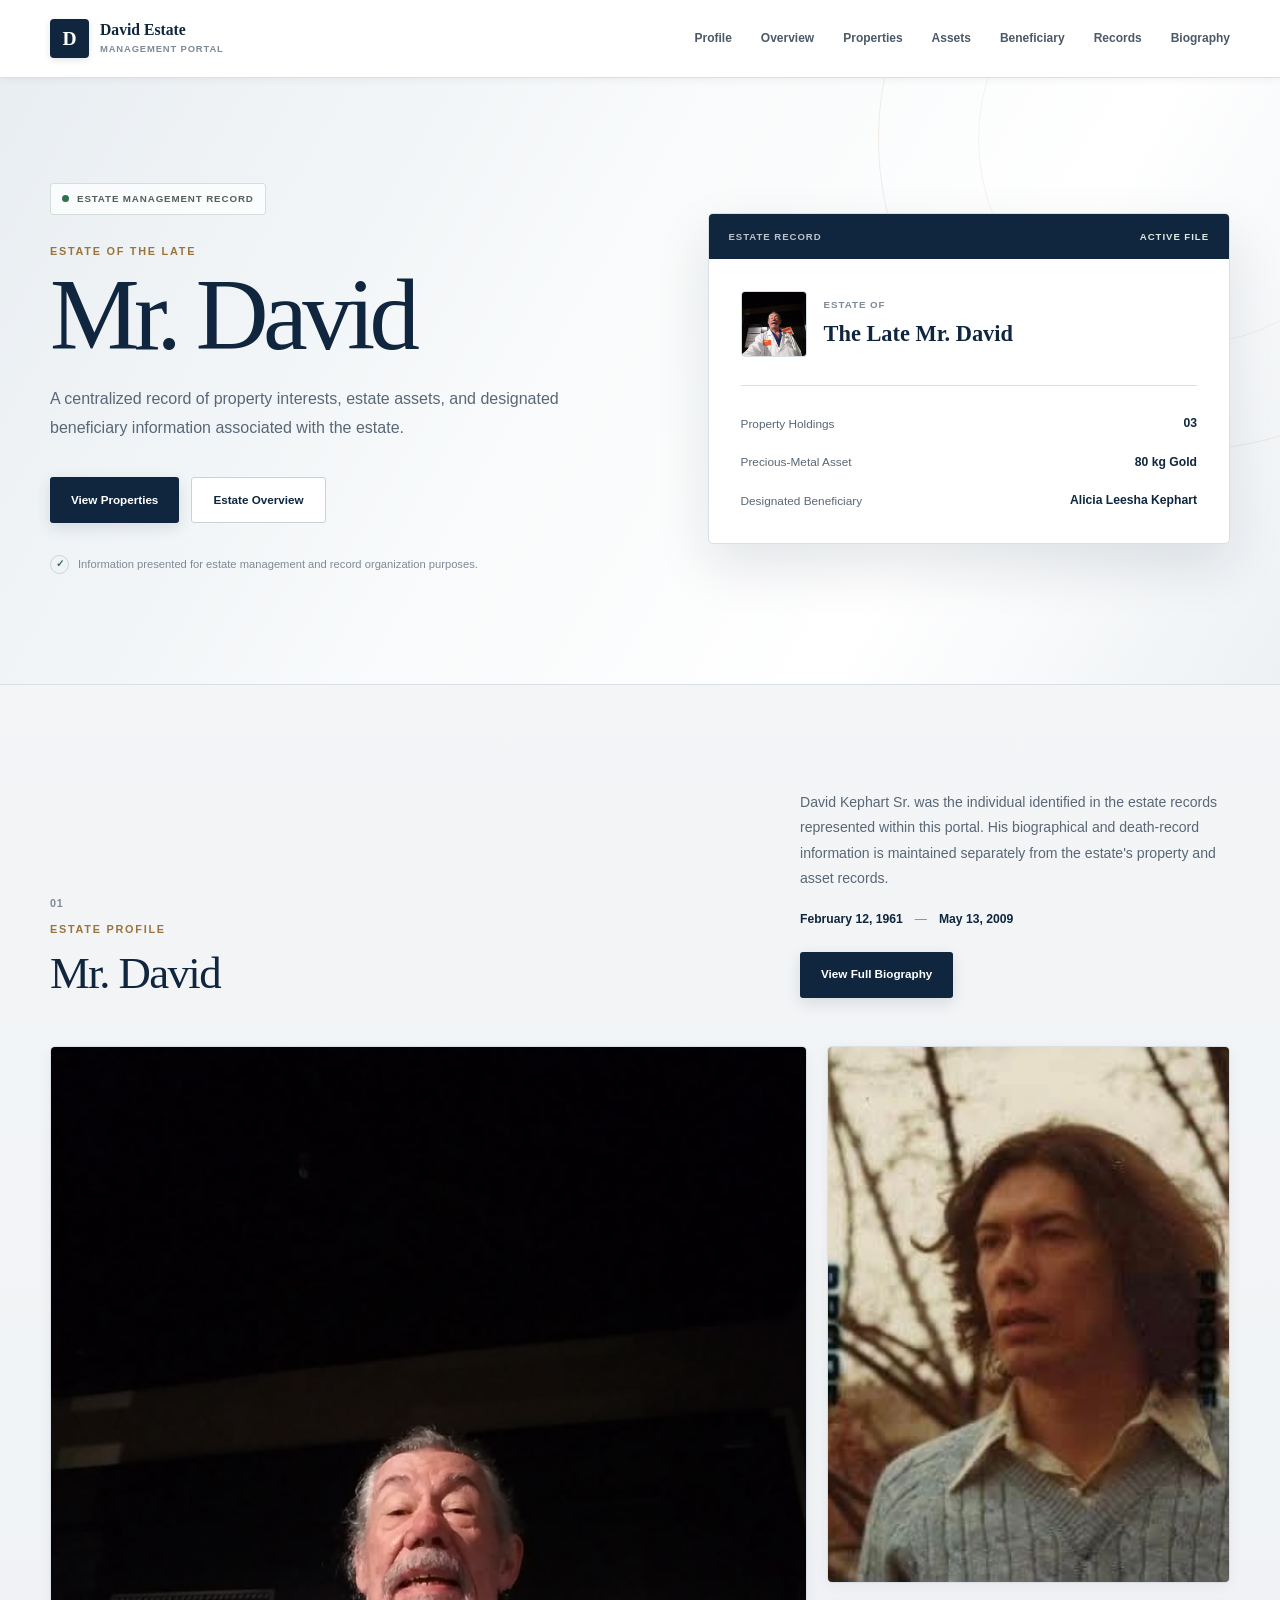
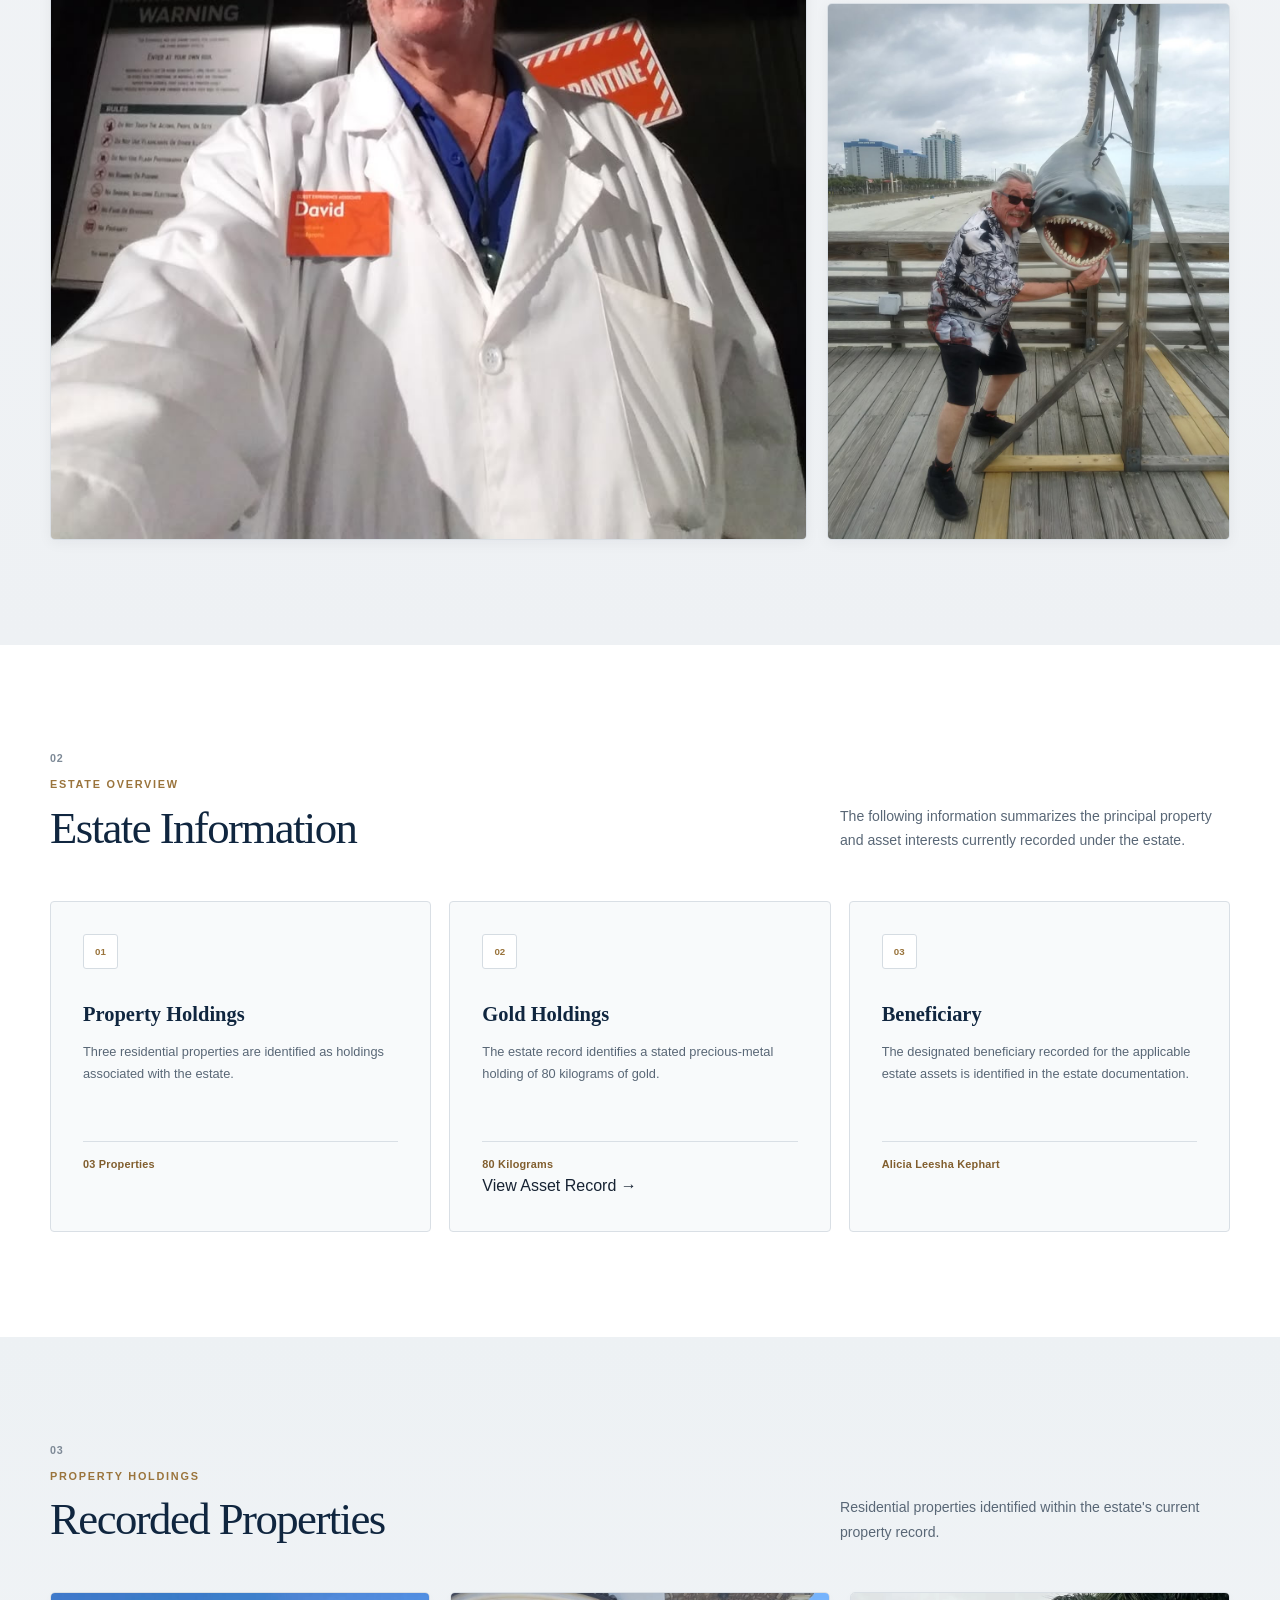
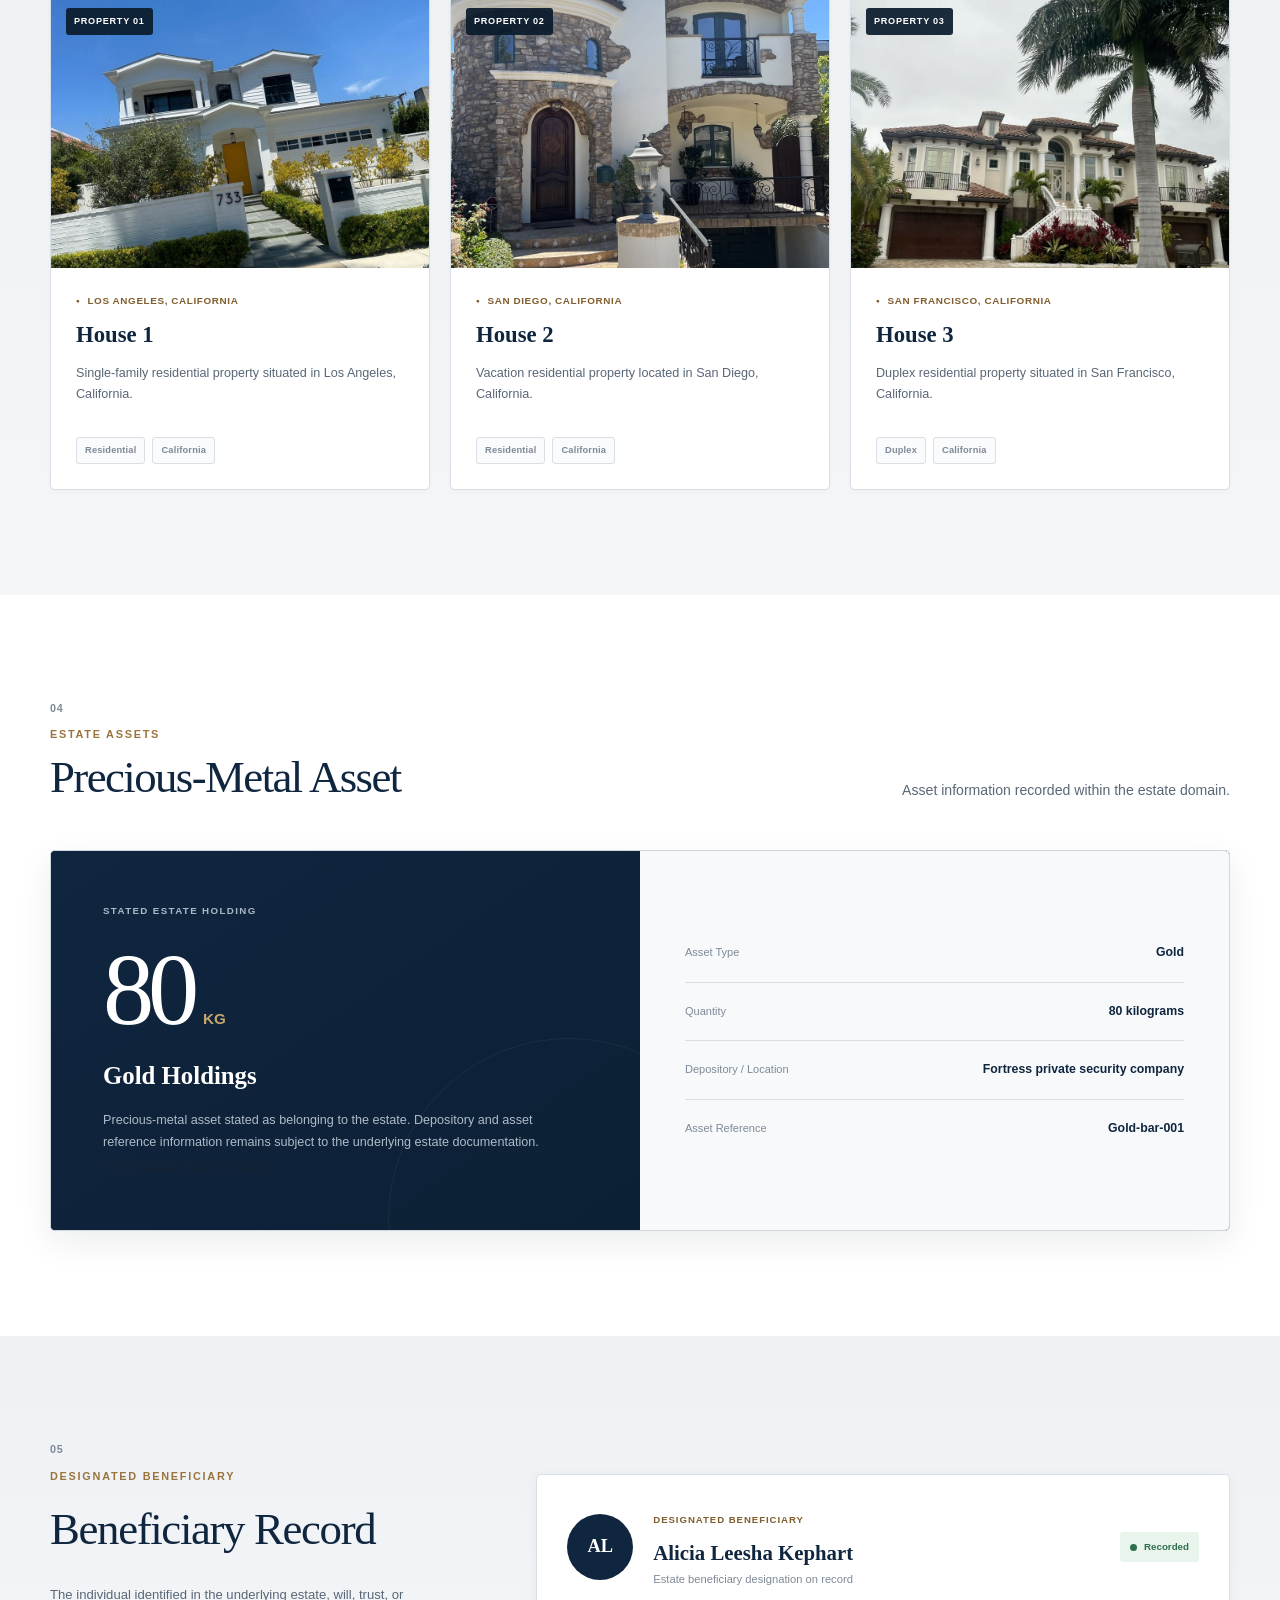
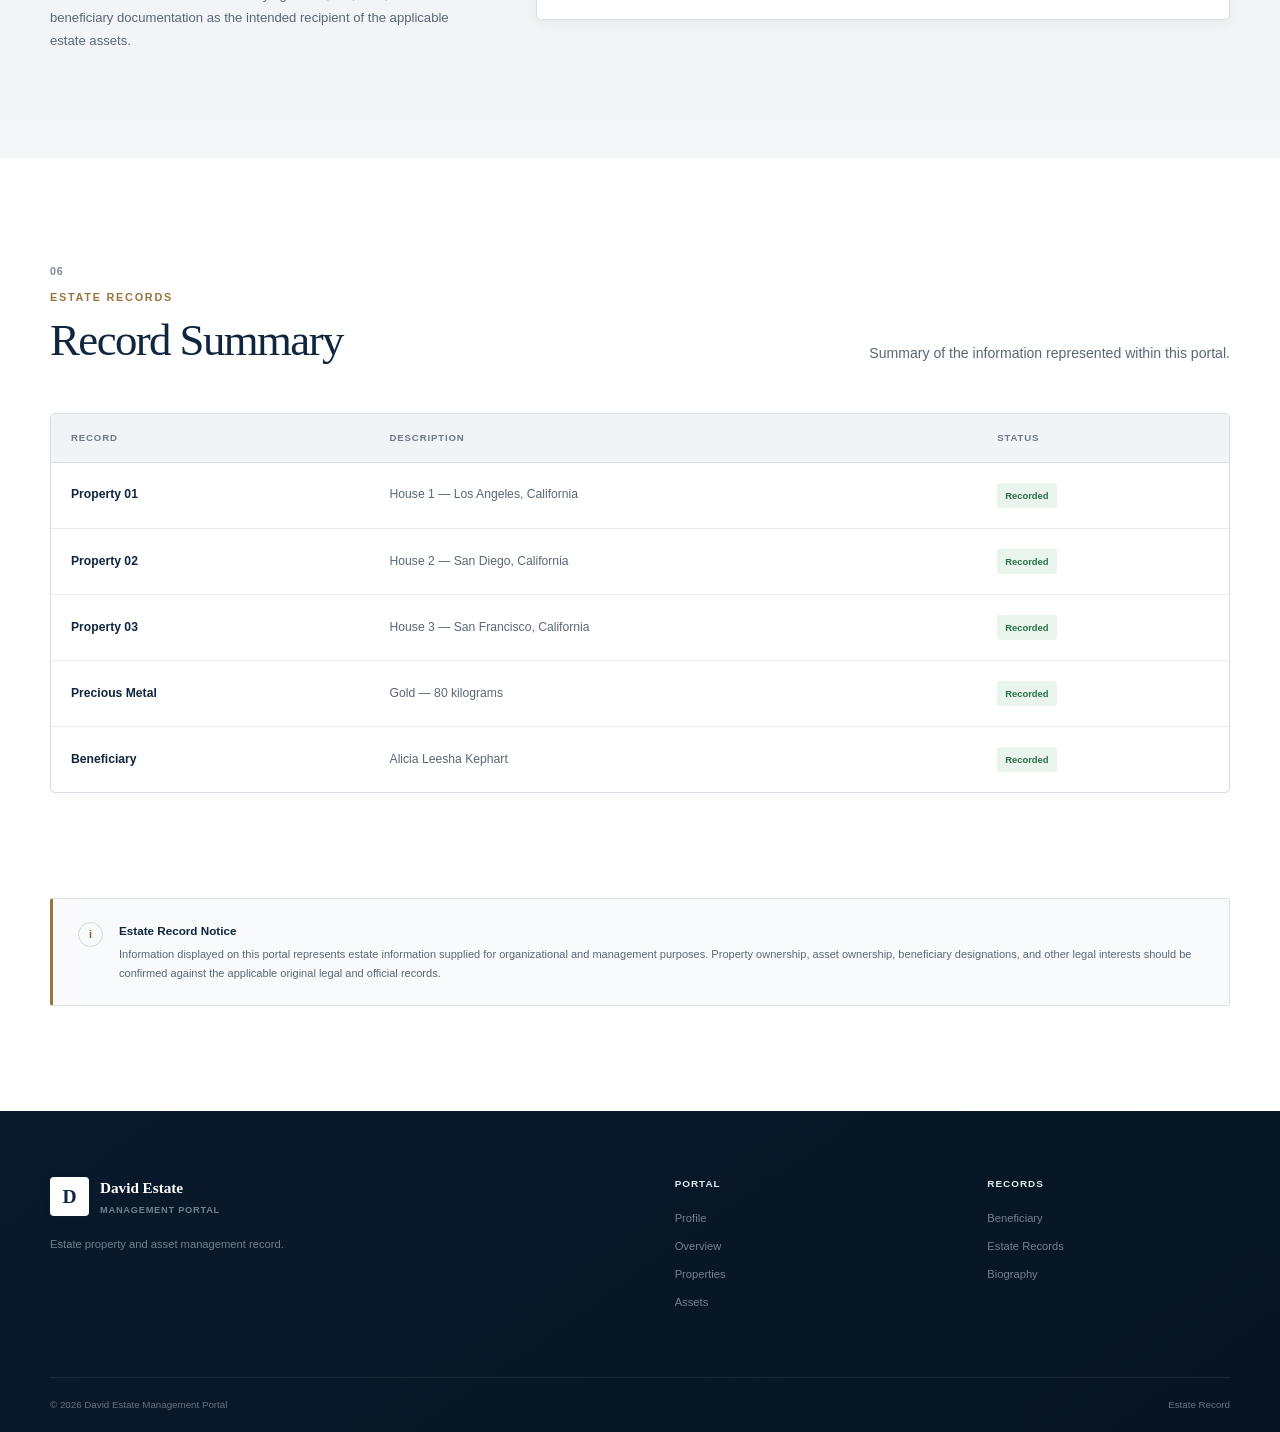
<file: index.html>
<!DOCTYPE html>

<html lang="en">
<head>
  <meta charset="UTF-8" />
  <meta name="viewport" content="width=device-width, initial-scale=1.0" />

  <title>David Estate Management Portal</title>

<meta
 name="description"
 content="Estate management and property records portal for the Estate of the Late Mr. David."
/>

  <link rel="stylesheet" href="style.css" />
</head>

<body>

  <!-- =========================
       HEADER
  ========================== -->

  <header class="site-header">
    <div class="container header-inner">


  <a href="#home" class="brand">
    <span class="brand-mark">D</span>

    <span class="brand-text">
      <strong>David Estate</strong>
      <small>Management Portal</small>
    </span>
  </a>

  <nav class="main-nav" aria-label="Main navigation">
    <a href="#profile">Profile</a>
    <a href="#overview">Overview</a>
    <a href="#properties">Properties</a>
    <a href="#assets">Assets</a>
    <a href="#beneficiary">Beneficiary</a>
    <a href="#records">Records</a>
    <a href="biography.html">Biography</a>
  </nav>

  <button
    class="mobile-menu-button"
    id="mobileMenuButton"
    type="button"
    aria-label="Open navigation menu"
    aria-expanded="false"
  >
    <span></span>
    <span></span>
    <span></span>
  </button>

</div>


  </header>

  <!-- =========================
       MOBILE NAVIGATION
  ========================== -->

  <div class="mobile-nav" id="mobileNav">


<a href="#profile">Profile</a>

<a href="#overview">
  Overview
</a>

<a href="#properties">
  Properties
</a>

<a href="#assets">
  Assets
</a>

<a href="#beneficiary">
  Beneficiary
</a>

<a href="#records">
  Records
</a>

<a href="biography.html">
  Biography
</a>


  </div>

  <main>


<!-- =========================
     HERO
========================== -->

<section class="hero" id="home">

  <div class="container hero-grid">

    <div class="hero-content">

      <div class="status-label">
        <span class="status-dot"></span>
        Estate Management Record
      </div>

      <p class="eyebrow">
        ESTATE OF THE LATE
      </p>

      <h1>
        Mr. David
      </h1>

      <p class="hero-description">
        A centralized record of property interests, estate assets,
        and designated beneficiary information associated with the
        estate.
      </p>

      <div class="hero-actions">

        <a
          href="#properties"
          class="button button-primary"
        >
          View Properties
        </a>

        <a
          href="#overview"
          class="button button-secondary"
        >
          Estate Overview
        </a>

      </div>

      <div class="record-note">

        <span class="record-icon">
          ✓
        </span>

        <span>
          Information presented for estate management and record
          organization purposes.
        </span>

      </div>

    </div>


    <!-- ESTATE RECORD CARD -->

    <div class="hero-record-card">

      <div class="record-card-header">

        <span>
          ESTATE RECORD
        </span>

        <span class="record-status">
          ACTIVE FILE
        </span>

      </div>


      <div class="record-card-body">

        <div class="record-person">

          <div class="person-photo">

            <img
              src="assets/david-1.jpg"
              alt="Photograph of the late Mr. David"
            />

          </div>

          <div>

            <span class="record-label">
              Estate of
            </span>

            <h2>
              The Late Mr. David
            </h2>

          </div>

        </div>


        <div class="record-divider"></div>


        <div class="record-details">

          <div class="detail-item">

            <span>
              Property Holdings
            </span>

            <strong>
              03
            </strong>

          </div>


          <div class="detail-item">

            <span>
              Precious-Metal Asset
            </span>

            <strong>
              80 kg Gold
            </strong>

          </div>


          <div class="detail-item">

            <span>
              Designated Beneficiary
            </span>

            <strong>
              Alicia Leesha Kephart
            </strong>

          </div>

        </div>

      </div>

    </div>

  </div>

</section>


<!-- =========================
     ESTATE PROFILE
========================== -->

<section
  class="section profile-section"
  id="profile"
>

  <div class="container">

    <div class="section-heading">

      <div>

        <span class="section-number">
          01
        </span>

        <p class="eyebrow">
          ESTATE PROFILE
        </p>

        <h2>
          Mr. David
        </h2>

      </div>


      <div class="profile-introduction">

        <p>
          David Kephart Sr. was the individual identified in the
          estate records represented within this portal. His
          biographical and death-record information is maintained
          separately from the estate's property and asset records.
        </p>

        <p class="profile-dates">
          <strong>
            February 12, 1961
          </strong>

          <span>
            —
          </span>

          <strong>
            May 13, 2009
          </strong>
        </p>

        <a
          href="biography.html"
          class="button button-primary profile-link"
        >
          View Full Biography
        </a>

      </div>

    </div>


    <div class="profile-grid">

      <div class="profile-main-photo">

        <img
          src="assets/david-1.jpg"
          alt="Photograph of David Kephart Sr."
          loading="lazy"
        />

      </div>


      <div class="profile-side">

        <div class="profile-photo">

          <img
            src="assets/david-2.jpg"
            alt="Photograph of David Kephart Sr."
            loading="lazy"
          />

        </div>


        <div class="profile-photo">

          <img
            src="assets/david-3.jpg"
            alt="Photograph of David Kephart Sr."
            loading="lazy"
          />

        </div>

      </div>

    </div>

  </div>

</section>


<!-- =========================
     OVERVIEW
========================== -->

<section
  class="section overview-section"
  id="overview"
>

  <div class="container">

    <div class="section-heading">

      <div>

        <span class="section-number">
          02
        </span>

        <p class="eyebrow">
          ESTATE OVERVIEW
        </p>

        <h2>
          Estate Information
        </h2>

      </div>

      <p>
        The following information summarizes the principal property
        and asset interests currently recorded under the estate.
      </p>

    </div>


    <div class="overview-grid">

      <article class="info-card">

        <div class="info-icon">
          01
        </div>

        <h3>
          Property Holdings
        </h3>

        <p>
          Three residential properties are identified as holdings
          associated with the estate.
        </p>

        <span class="card-value">
          03 Properties
        </span>

      </article>


      <!-- GOLD CARD NOW LINKS TO GOLD HOLDINGS -->

      <a
        href="gold-holdings.html"
        class="info-card asset-link-card"
        aria-label="View Gold Holdings asset record"
      >

        <div class="info-icon">
          02
        </div>

        <h3>
          Gold Holdings
        </h3>

        <p>
          The estate record identifies a stated precious-metal
          holding of 80 kilograms of gold.
        </p>

        <span class="card-value">
          80 Kilograms
        </span>

        <span class="card-link">
          View Asset Record →
        </span>

      </a>


      <article class="info-card">

        <div class="info-icon">
          03
        </div>

        <h3>
          Beneficiary
        </h3>

        <p>
          The designated beneficiary recorded for the applicable
          estate assets is identified in the estate documentation.
        </p>

        <span class="card-value">
          Alicia Leesha Kephart
        </span>

      </article>

    </div>

  </div>

</section>


<!-- =========================
     PROPERTIES
========================== -->

<section
  class="section properties-section"
  id="properties"
>

  <div class="container">

    <div class="section-heading">

      <div>

        <span class="section-number">
          03
        </span>

        <p class="eyebrow">
          PROPERTY HOLDINGS
        </p>

        <h2>
          Recorded Properties
        </h2>

      </div>

      <p>
        Residential properties identified within the estate's
        current property record.
      </p>

    </div>


    <div class="property-grid">

      <!-- HOUSE 1 -->

      <article class="property-card">

        <div class="property-image">

          <img
            src="assets/house-1.jpg"
            alt="House 1 property in Los Angeles, California"
            loading="lazy"
          />

          <span class="property-number">
            PROPERTY 01
          </span>

        </div>


        <div class="property-content">

          <div class="property-location">

            <span class="location-pin">
              ●
            </span>

            Los Angeles, California

          </div>


          <h3>
            House 1
          </h3>


          <p>
            Single-family residential property situated in
            Los Angeles, California.
          </p>


          <div class="property-meta">

            <span>
              Residential
            </span>

            <span>
              California
            </span>

          </div>

        </div>

      </article>


      <!-- HOUSE 2 -->

      <article class="property-card">

        <div class="property-image">

          <img
            src="assets/house-2.jpg"
            alt="House 2 property in San Diego, California"
            loading="lazy"
          />

          <span class="property-number">
            PROPERTY 02
          </span>

        </div>


        <div class="property-content">

          <div class="property-location">

            <span class="location-pin">
              ●
            </span>

            San Diego, California

          </div>


          <h3>
            House 2
          </h3>


          <p>
            Vacation residential property located in San Diego,
            California.
          </p>


          <div class="property-meta">

            <span>
              Residential
            </span>

            <span>
              California
            </span>

          </div>

        </div>

      </article>


      <!-- HOUSE 3 -->

      <article class="property-card">

        <div class="property-image">

          <img
            src="assets/house-3.jpg"
            alt="House 3 property in San Francisco, California"
            loading="lazy"
          />

          <span class="property-number">
            PROPERTY 03
          </span>

        </div>


        <div class="property-content">

          <div class="property-location">

            <span class="location-pin">
              ●
            </span>

            San Francisco, California

          </div>


          <h3>
            House 3
          </h3>


          <p>
            Duplex residential property situated in San Francisco,
            California.
          </p>


          <div class="property-meta">

            <span>
              Duplex
            </span>

            <span>
              California
            </span>

          </div>

        </div>

      </article>

    </div>

  </div>

</section>


<!-- =========================
     ASSETS
========================== -->

<section
  class="section assets-section"
  id="assets"
>

  <div class="container">

    <div class="section-heading">

      <div>

        <span class="section-number">
          04
        </span>

        <p class="eyebrow">
          ESTATE ASSETS
        </p>

        <h2>
          Precious-Metal Asset
        </h2>

      </div>

      <p>
        Asset information recorded within the estate domain.
      </p>

    </div>


    <div class="asset-panel">

      <div class="asset-main">

        <span class="asset-label">
          STATED ESTATE HOLDING
        </span>


        <div class="asset-amount">

          <strong>
            80
          </strong>

          <span>
            KG
          </span>

        </div>


        <h3>
          Gold Holdings
        </h3>


        <p>
          Precious-metal asset stated as belonging to the estate.
          Depository and asset reference information remains subject
          to the underlying estate documentation.
        </p>


        <!-- NEW GOLD RECORD BUTTON -->

        <a
          href="gold-holdings.html"
          class="asset-record-link"
        >
          View Gold Asset Record
          <span>→</span>
        </a>

      </div>


      <div class="asset-details">

        <div class="asset-detail">

          <span>
            Asset Type
          </span>

          <strong>
            Gold
          </strong>

        </div>


        <div class="asset-detail">

          <span>
            Quantity
          </span>

          <strong>
            80 kilograms
          </strong>

        </div>


        <div class="asset-detail">

          <span>
            Depository / Location
          </span>

          <strong>
            Fortress private security company
          </strong>

        </div>


        <div class="asset-detail">

          <span>
            Asset Reference
          </span>

          <strong>
            Gold-bar-001
          </strong>

        </div>

      </div>

    </div>

  </div>

</section>


<!-- =========================
     BENEFICIARY
========================== -->

<section
  class="section beneficiary-section"
  id="beneficiary"
>

  <div class="container">

    <div class="beneficiary-panel">

      <div class="beneficiary-heading">

        <span class="section-number">
          05
        </span>

        <p class="eyebrow">
          DESIGNATED BENEFICIARY
        </p>

        <h2>
          Beneficiary Record
        </h2>

        <p>
          The individual identified in the underlying estate,
          will, trust, or beneficiary documentation as the intended
          recipient of the applicable estate assets.
        </p>

      </div>


      <div class="beneficiary-card">

        <div class="beneficiary-avatar">
          AL
        </div>


        <div class="beneficiary-information">

          <span>
            DESIGNATED BENEFICIARY
          </span>

          <h3>
            Alicia Leesha Kephart
          </h3>

          <p>
            Estate beneficiary designation on record
          </p>

        </div>


        <div class="beneficiary-status">

          <span class="status-dot"></span>

          Recorded

        </div>

      </div>

    </div>

  </div>

</section>


<!-- =========================
     RECORDS
========================== -->

<section
  class="section records-section"
  id="records"
>

  <div class="container">

    <div class="section-heading">

      <div>

        <span class="section-number">
          06
        </span>

        <p class="eyebrow">
          ESTATE RECORDS
        </p>

        <h2>
          Record Summary
        </h2>

      </div>

      <p>
        Summary of the information represented within this portal.
      </p>

    </div>


    <div class="records-table-wrapper">

      <table class="records-table">

        <thead>

          <tr>

            <th>
              Record
            </th>

            <th>
              Description
            </th>

            <th>
              Status
            </th>

          </tr>

        </thead>


        <tbody>

          <tr>

            <td>
              Property 01
            </td>

            <td>
              House 1 — Los Angeles, California
            </td>

            <td>
              <span class="table-status">
                Recorded
              </span>
            </td>

          </tr>


          <tr>

            <td>
              Property 02
            </td>

            <td>
              House 2 — San Diego, California
            </td>

            <td>
              <span class="table-status">
                Recorded
              </span>
            </td>

          </tr>


          <tr>

            <td>
              Property 03
            </td>

            <td>
              House 3 — San Francisco, California
            </td>

            <td>
              <span class="table-status">
                Recorded
              </span>
            </td>

          </tr>


          <tr>

            <td>
              Precious Metal
            </td>

            <td>
              Gold — 80 kilograms
            </td>

            <td>
              <span class="table-status">
                Recorded
              </span>
            </td>

          </tr>


          <tr>

            <td>
              Beneficiary
            </td>

            <td>
              Alicia Leesha Kephart
            </td>

            <td>
              <span class="table-status">
                Recorded
              </span>
            </td>

          </tr>

        </tbody>

      </table>

    </div>

  </div>

</section>


<!-- =========================
     NOTICE
========================== -->

<section class="notice-section">

  <div class="container">

    <div class="notice">

      <div class="notice-icon">
        i
      </div>

      <div>

        <strong>
          Estate Record Notice
        </strong>

        <p>
          Information displayed on this portal represents estate
          information supplied for organizational and management
          purposes. Property ownership, asset ownership,
          beneficiary designations, and other legal interests should
          be confirmed against the applicable original legal and
          official records.
        </p>

      </div>

    </div>

  </div>

</section>


  </main>

  <!-- =========================
       FOOTER
  ========================== -->

  <footer class="site-footer">


<div class="container footer-grid">

  <div>

    <div class="footer-brand">

      <span class="brand-mark">
        D
      </span>

      <div>

        <strong>
          David Estate
        </strong>

        <small>
          Management Portal
        </small>

      </div>

    </div>

    <p>
      Estate property and asset management record.
    </p>

  </div>


  <div class="footer-column">

    <span class="footer-title">
      Portal
    </span>

    <a href="#profile">
      Profile
    </a>

    <a href="#overview">
      Overview
    </a>

    <a href="#properties">
      Properties
    </a>

    <a href="#assets">
      Assets
    </a>

  </div>


  <div class="footer-column">

    <span class="footer-title">
      Records
    </span>

    <a href="#beneficiary">
      Beneficiary
    </a>

    <a href="#records">
      Estate Records
    </a>

    <a href="biography.html">
      Biography
    </a>

  </div>

</div>


<div class="container footer-bottom">

  <span>
    © <span id="currentYear"></span>
    David Estate Management Portal
  </span>

  <span>
    Estate Record
  </span>

</div>


  </footer>

  <script src="script.js"></script>

</body>
</html>
</file>
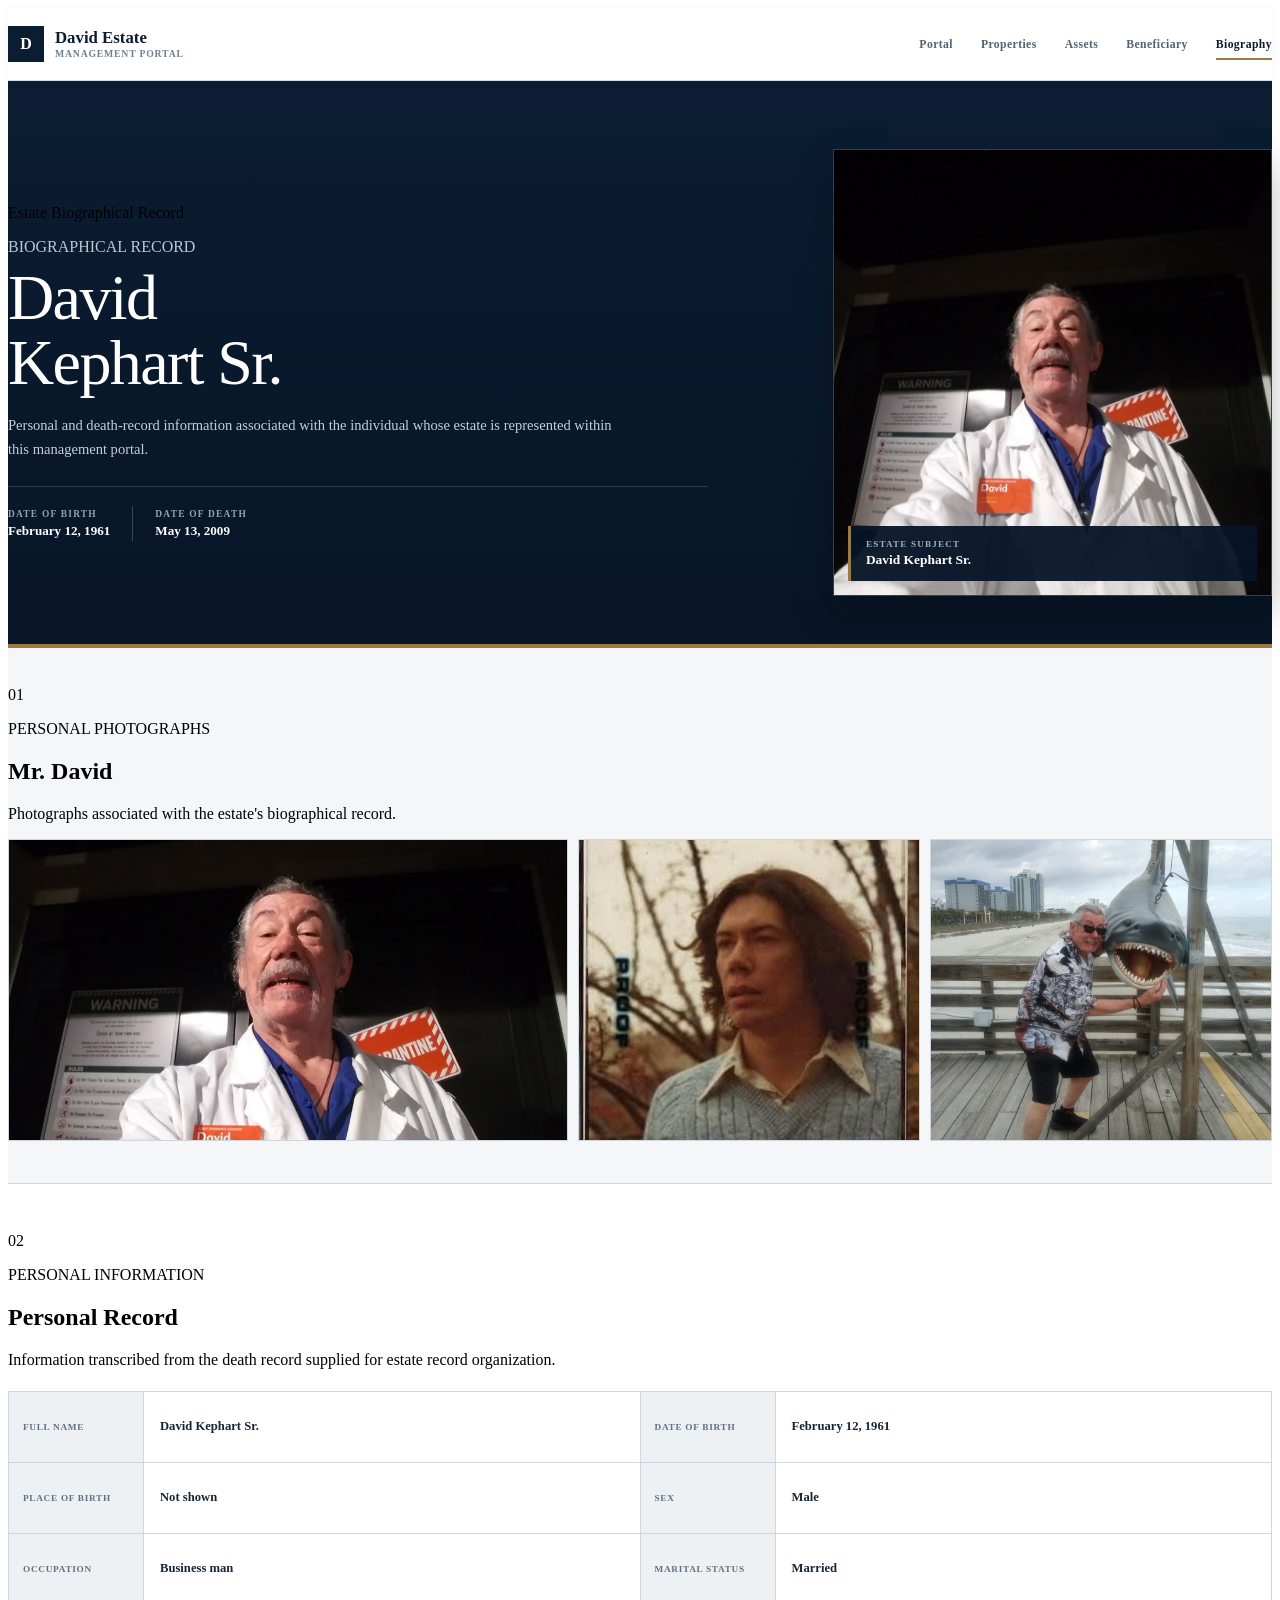
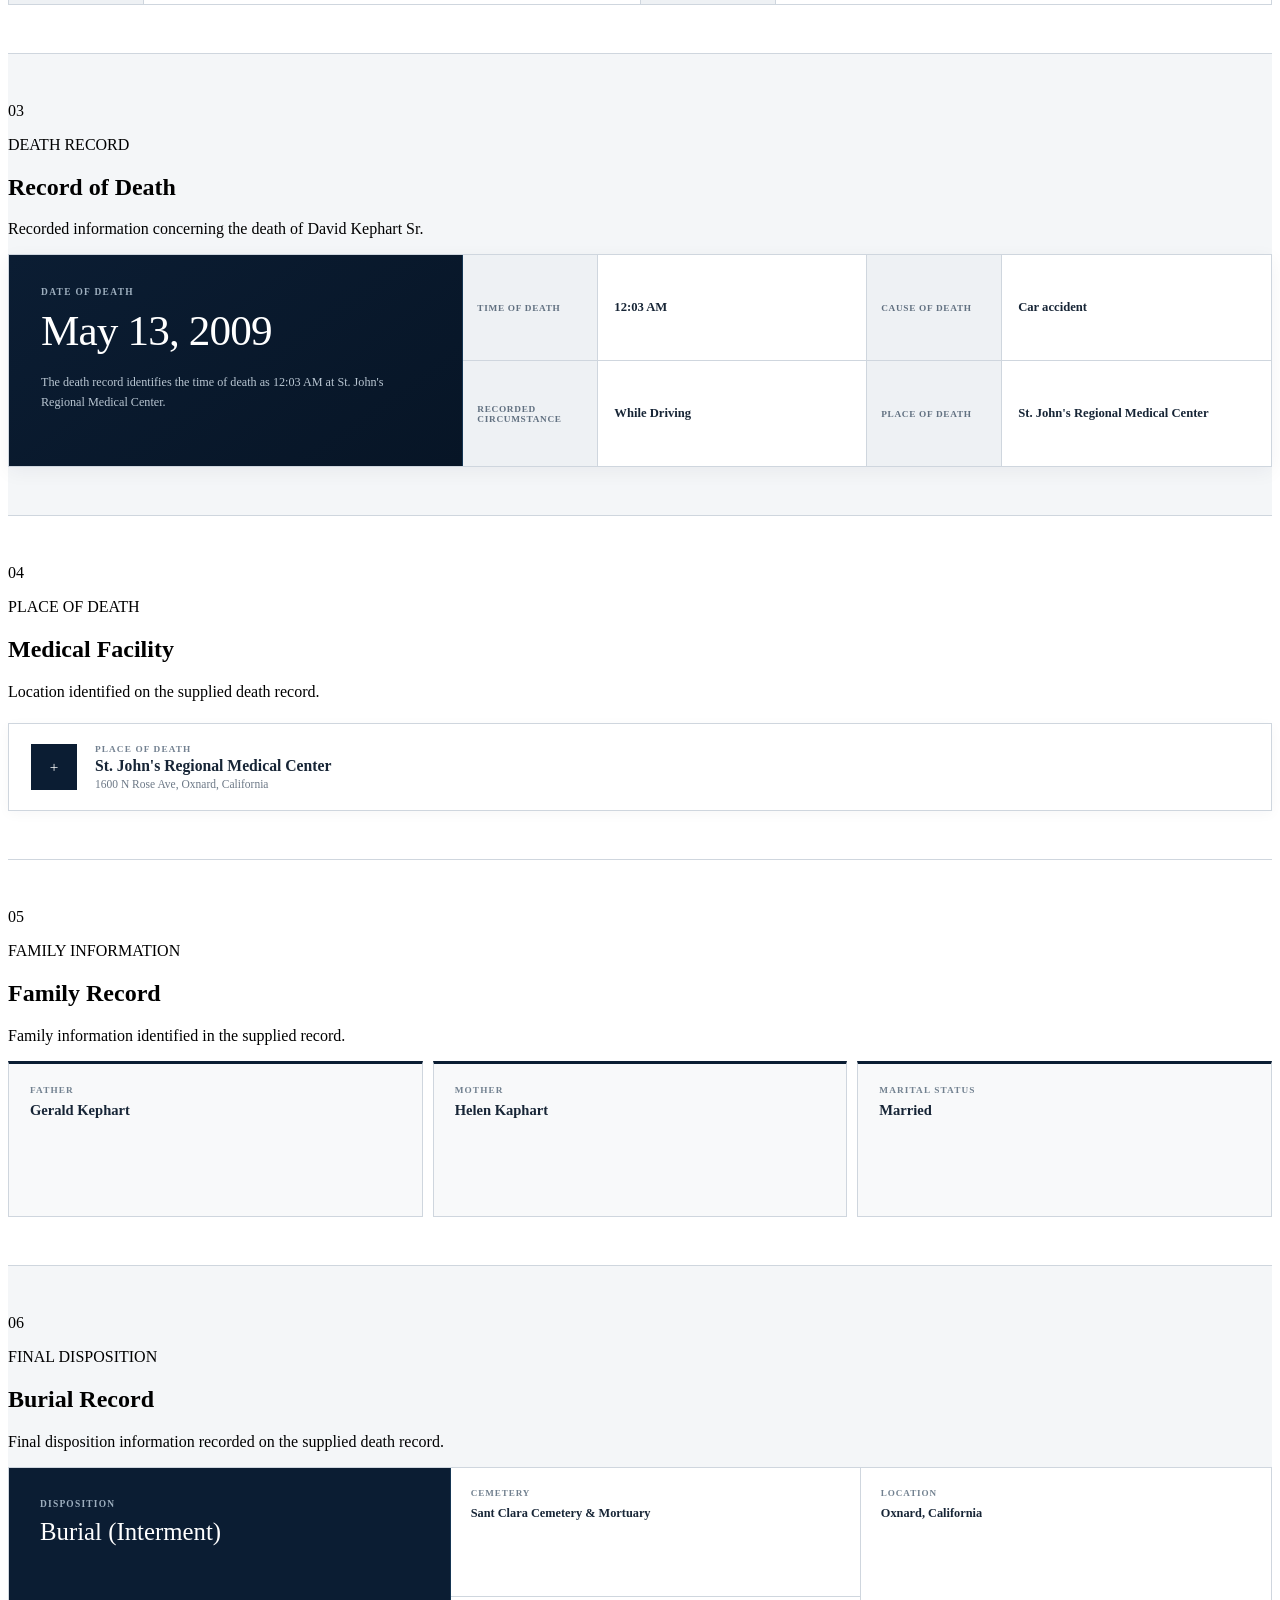
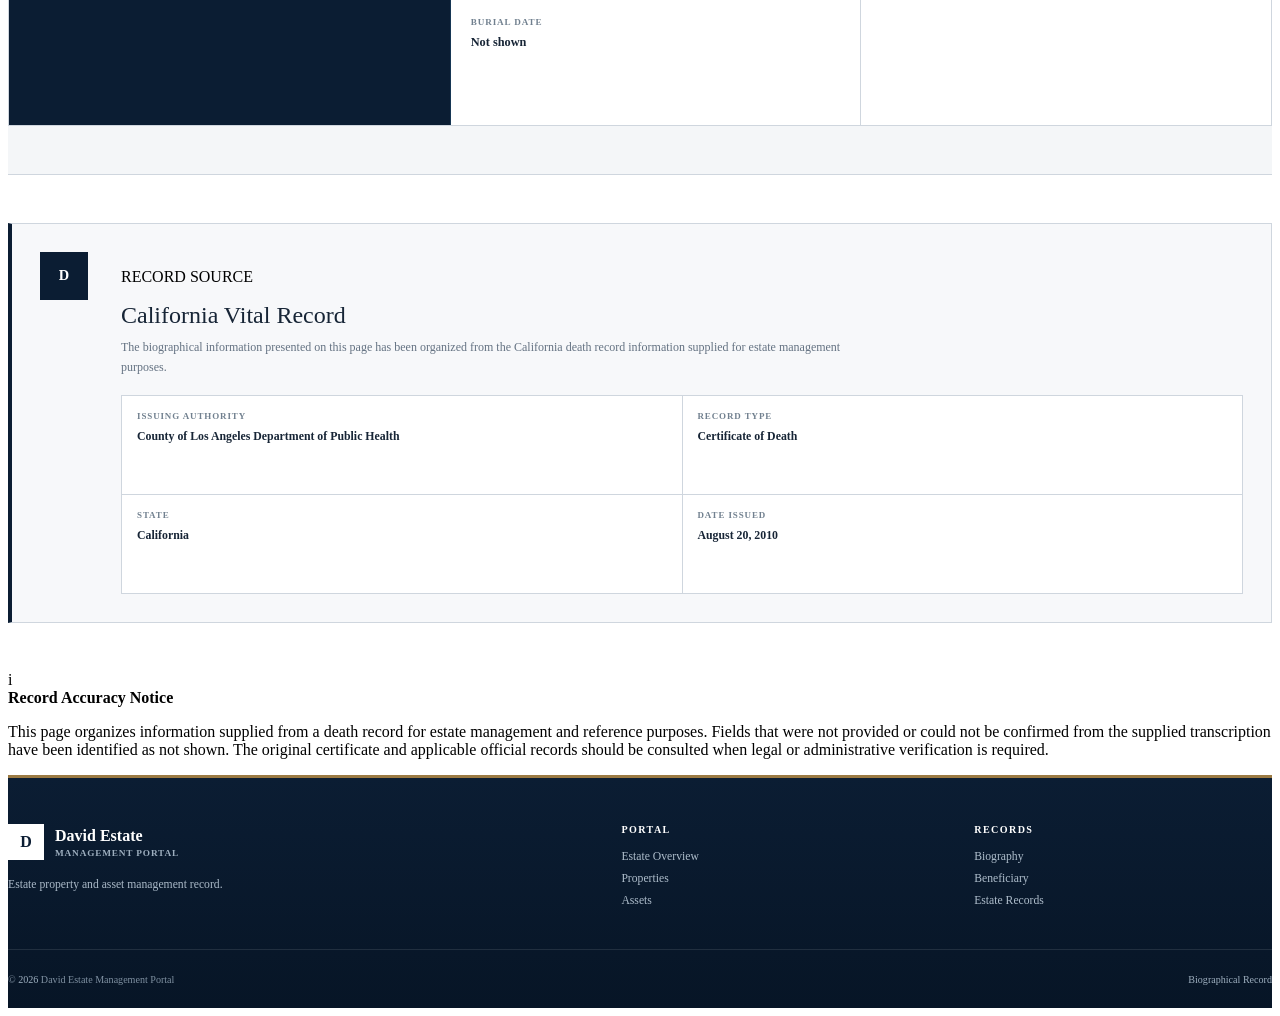
<file: biography.html>
<!DOCTYPE html>

<html lang="en">
<head>
  <meta charset="UTF-8" />
  <meta name="viewport" content="width=device-width, initial-scale=1.0" />

  <title>Biography | David Estate Management Portal</title>

<meta
 name="description"
 content="Biographical and death record information for David Kephart Sr."
/>

  <link rel="stylesheet" href="biography.css" />
</head>

<body>

  <!-- HEADER -->

  <header class="site-header">
    <div class="container header-inner">


  <a href="index.html" class="brand">
    <span class="brand-mark">D</span>

    <span class="brand-text">
      <strong>David Estate</strong>
      <small>Management Portal</small>
    </span>
  </a>

  <nav class="main-nav" aria-label="Main navigation">
    <a href="index.html">Portal</a>
    <a href="index.html#properties">Properties</a>
    <a href="index.html#assets">Assets</a>
    <a href="index.html#beneficiary">Beneficiary</a>
    <a href="biography.html" class="active">Biography</a>
  </nav>

  <button
    class="mobile-menu-button"
    id="mobileMenuButton"
    type="button"
    aria-label="Open navigation menu"
    aria-expanded="false"
  >
    <span></span>
    <span></span>
    <span></span>
  </button>

</div>


  </header>

  <!-- MOBILE NAVIGATION -->

  <div class="mobile-nav" id="mobileNav">


<a href="index.html">Portal</a>

<a href="index.html#properties">
  Properties
</a>

<a href="index.html#assets">
  Assets
</a>

<a href="index.html#beneficiary">
  Beneficiary
</a>

<a href="biography.html">
  Biography
</a>


  </div>

  <main>


<!-- PAGE HERO -->
<section class="biography-hero">

  <div class="container biography-hero-grid">

    <div class="biography-intro">

      <span class="status-label">
        <span class="status-dot"></span>
        Estate Biographical Record
      </span>

      <p class="eyebrow">
        BIOGRAPHICAL RECORD
      </p>

      <h1>
        David<br />
        Kephart Sr.
      </h1>

      <p class="biography-lead">
        Personal and death-record information associated with
        the individual whose estate is represented within this
        management portal.
      </p>

      <div class="biography-dates">

        <div>
          <span>DATE OF BIRTH</span>
          <strong>February 12, 1961</strong>
        </div>

        <div class="date-divider"></div>

        <div>
          <span>DATE OF DEATH</span>
          <strong>May 13, 2009</strong>
        </div>

      </div>

    </div>


    <!-- PHOTO -->
    <div class="biography-portrait">

      <img
        src="assets/david-1.jpg"
        alt="Photograph of David Kephart Sr."
      />

      <div class="portrait-caption">
        <span>ESTATE SUBJECT</span>
        <strong>David Kephart Sr.</strong>
      </div>

    </div>

  </div>

</section>


<!-- PHOTOGRAPHS -->
<section class="section biography-photos">

  <div class="container">

    <div class="section-heading">

      <div>
        <span class="section-number">01</span>

        <p class="eyebrow">
          PERSONAL PHOTOGRAPHS
        </p>

        <h2>
          Mr. David
        </h2>
      </div>

      <p>
        Photographs associated with the estate's biographical
        record.
      </p>

    </div>


    <div class="biography-photo-grid">

      <div class="biography-photo-large">
        <img
          src="assets/david-1.jpg"
          alt="Photograph of David Kephart Sr."
          loading="lazy"
        />
      </div>

      <div class="biography-photo-small">
        <img
          src="assets/david-2.jpg"
          alt="Photograph of David Kephart Sr."
          loading="lazy"
        />
      </div>

      <div class="biography-photo-small">
        <img
          src="assets/david-3.jpg"
          alt="Photograph of David Kephart Sr."
          loading="lazy"
        />
      </div>

    </div>

  </div>

</section>


<!-- PERSONAL INFORMATION -->
<section class="section record-section">

  <div class="container">

    <div class="section-heading">

      <div>
        <span class="section-number">02</span>

        <p class="eyebrow">
          PERSONAL INFORMATION
        </p>

        <h2>
          Personal Record
        </h2>
      </div>

      <p>
        Information transcribed from the death record supplied
        for estate record organization.
      </p>

    </div>


    <div class="record-grid">

      <div class="record-item">
        <span>Full Name</span>
        <strong>David Kephart Sr.</strong>
      </div>

      <div class="record-item">
        <span>Date of Birth</span>
        <strong>February 12, 1961</strong>
      </div>

      <div class="record-item">
        <span>Place of Birth</span>
        <strong>Not shown</strong>
      </div>

      <div class="record-item">
        <span>Sex</span>
        <strong>Male</strong>
      </div>

      <div class="record-item">
        <span>Occupation</span>
        <strong>Business man</strong>
      </div>

      <div class="record-item">
        <span>Marital Status</span>
        <strong>Married</strong>
      </div>

    </div>

  </div>

</section>


<!-- DEATH RECORD -->
<section class="section death-record-section">

  <div class="container">

    <div class="section-heading">

      <div>
        <span class="section-number">03</span>

        <p class="eyebrow">
          DEATH RECORD
        </p>

        <h2>
          Record of Death
        </h2>
      </div>

      <p>
        Recorded information concerning the death of David
        Kephart Sr.
      </p>

    </div>


    <div class="death-record-panel">

      <div class="death-record-main">

        <span class="record-label">
          DATE OF DEATH
        </span>

        <strong class="death-date">
          May 13, 2009
        </strong>

        <p>
          The death record identifies the time of death as
          12:03 AM at St. John's Regional Medical Center.
        </p>

      </div>


      <div class="death-record-details">

        <div class="record-item">
          <span>Time of Death</span>
          <strong>12:03 AM</strong>
        </div>

        <div class="record-item">
          <span>Cause of Death</span>
          <strong>Car accident</strong>
        </div>

        <div class="record-item">
          <span>Recorded Circumstance</span>
          <strong>While Driving</strong>
        </div>

        <div class="record-item">
          <span>Place of Death</span>
          <strong>St. John's Regional Medical Center</strong>
        </div>

      </div>

    </div>

  </div>

</section>


<!-- PLACE OF DEATH -->
<section class="section record-section">

  <div class="container">

    <div class="section-heading">

      <div>
        <span class="section-number">04</span>

        <p class="eyebrow">
          PLACE OF DEATH
        </p>

        <h2>
          Medical Facility
        </h2>

      </div>

      <p>
        Location identified on the supplied death record.
      </p>

    </div>


    <div class="location-record">

      <div class="location-icon">
        +
      </div>

      <div>

        <span>
          PLACE OF DEATH
        </span>

        <h3>
          St. John's Regional Medical Center
        </h3>

        <p>
          1600 N Rose Ave, Oxnard, California
        </p>

      </div>

    </div>

  </div>

</section>


<!-- FAMILY -->
<section class="section family-section">

  <div class="container">

    <div class="section-heading">

      <div>
        <span class="section-number">05</span>

        <p class="eyebrow">
          FAMILY INFORMATION
        </p>

        <h2>
          Family Record
        </h2>
      </div>

      <p>
        Family information identified in the supplied record.
      </p>

    </div>


    <div class="family-grid">

      <div class="family-card">

        <span>
          FATHER
        </span>

        <h3>
          Gerald Kephart
        </h3>

      </div>


      <div class="family-card">

        <span>
          MOTHER
        </span>

        <h3>
          Helen Kaphart
        </h3>

      </div>


      <div class="family-card">

        <span>
          MARITAL STATUS
        </span>

        <h3>
          Married
        </h3>

      </div>

    </div>

  </div>

</section>


<!-- BURIAL -->
<section class="section burial-section">

  <div class="container">

    <div class="section-heading">

      <div>
        <span class="section-number">06</span>

        <p class="eyebrow">
          FINAL DISPOSITION
        </p>

        <h2>
          Burial Record
        </h2>

      </div>

      <p>
        Final disposition information recorded on the supplied
        death record.
      </p>

    </div>


    <div class="burial-panel">

      <div class="burial-main">

        <span>
          DISPOSITION
        </span>

        <h3>
          Burial (Interment)
        </h3>

      </div>


      <div class="burial-details">

        <div>
          <span>Cemetery</span>
          <strong>Sant Clara Cemetery &amp; Mortuary</strong>
        </div>

        <div>
          <span>Location</span>
          <strong>Oxnard, California</strong>
        </div>

        <div>
          <span>Burial Date</span>
          <strong>Not shown</strong>
        </div>

      </div>

    </div>

  </div>

</section>


<!-- RECORD SOURCE -->
<section class="section source-section">

  <div class="container">

    <div class="source-panel">

      <div class="source-icon">
        D
      </div>

      <div>

        <p class="eyebrow">
          RECORD SOURCE
        </p>

        <h2>
          California Vital Record
        </h2>

        <p>
          The biographical information presented on this page
          has been organized from the California death record
          information supplied for estate management purposes.
        </p>

        <div class="source-details">

          <div>
            <span>Issuing Authority</span>
            <strong>
              County of Los Angeles Department of Public Health
            </strong>
          </div>

          <div>
            <span>Record Type</span>
            <strong>
              Certificate of Death
            </strong>
          </div>

          <div>
            <span>State</span>
            <strong>
              California
            </strong>
          </div>

          <div>
            <span>Date Issued</span>
            <strong>
              August 20, 2010
            </strong>
          </div>

        </div>

      </div>

    </div>

  </div>

</section>


<!-- NOTICE -->
<section class="notice-section">

  <div class="container">

    <div class="notice">

      <div class="notice-icon">
        i
      </div>

      <div>

        <strong>
          Record Accuracy Notice
        </strong>

        <p>
          This page organizes information supplied from a death
          record for estate management and reference purposes.
          Fields that were not provided or could not be confirmed
          from the supplied transcription have been identified as
          not shown. The original certificate and applicable
          official records should be consulted when legal or
          administrative verification is required.
        </p>

      </div>

    </div>

  </div>

</section>


  </main>

  <!-- FOOTER -->

  <footer class="site-footer">


<div class="container footer-grid">

  <div>

    <div class="footer-brand">

      <span class="brand-mark">
        D
      </span>

      <div>
        <strong>
          David Estate
        </strong>

        <small>
          Management Portal
        </small>
      </div>

    </div>

    <p>
      Estate property and asset management record.
    </p>

  </div>


  <div class="footer-column">

    <span class="footer-title">
      Portal
    </span>

    <a href="index.html">
      Estate Overview
    </a>

    <a href="index.html#properties">
      Properties
    </a>

    <a href="index.html#assets">
      Assets
    </a>

  </div>


  <div class="footer-column">

    <span class="footer-title">
      Records
    </span>

    <a href="biography.html">
      Biography
    </a>

    <a href="index.html#beneficiary">
      Beneficiary
    </a>

    <a href="index.html#records">
      Estate Records
    </a>

  </div>

</div>


<div class="container footer-bottom">

  <span>
    © <span id="currentYear"></span>
    David Estate Management Portal
  </span>

  <span>
    Biographical Record
  </span>

</div>


  </footer>

  <script src="script.js"></script>

</body>
</html>
</file>
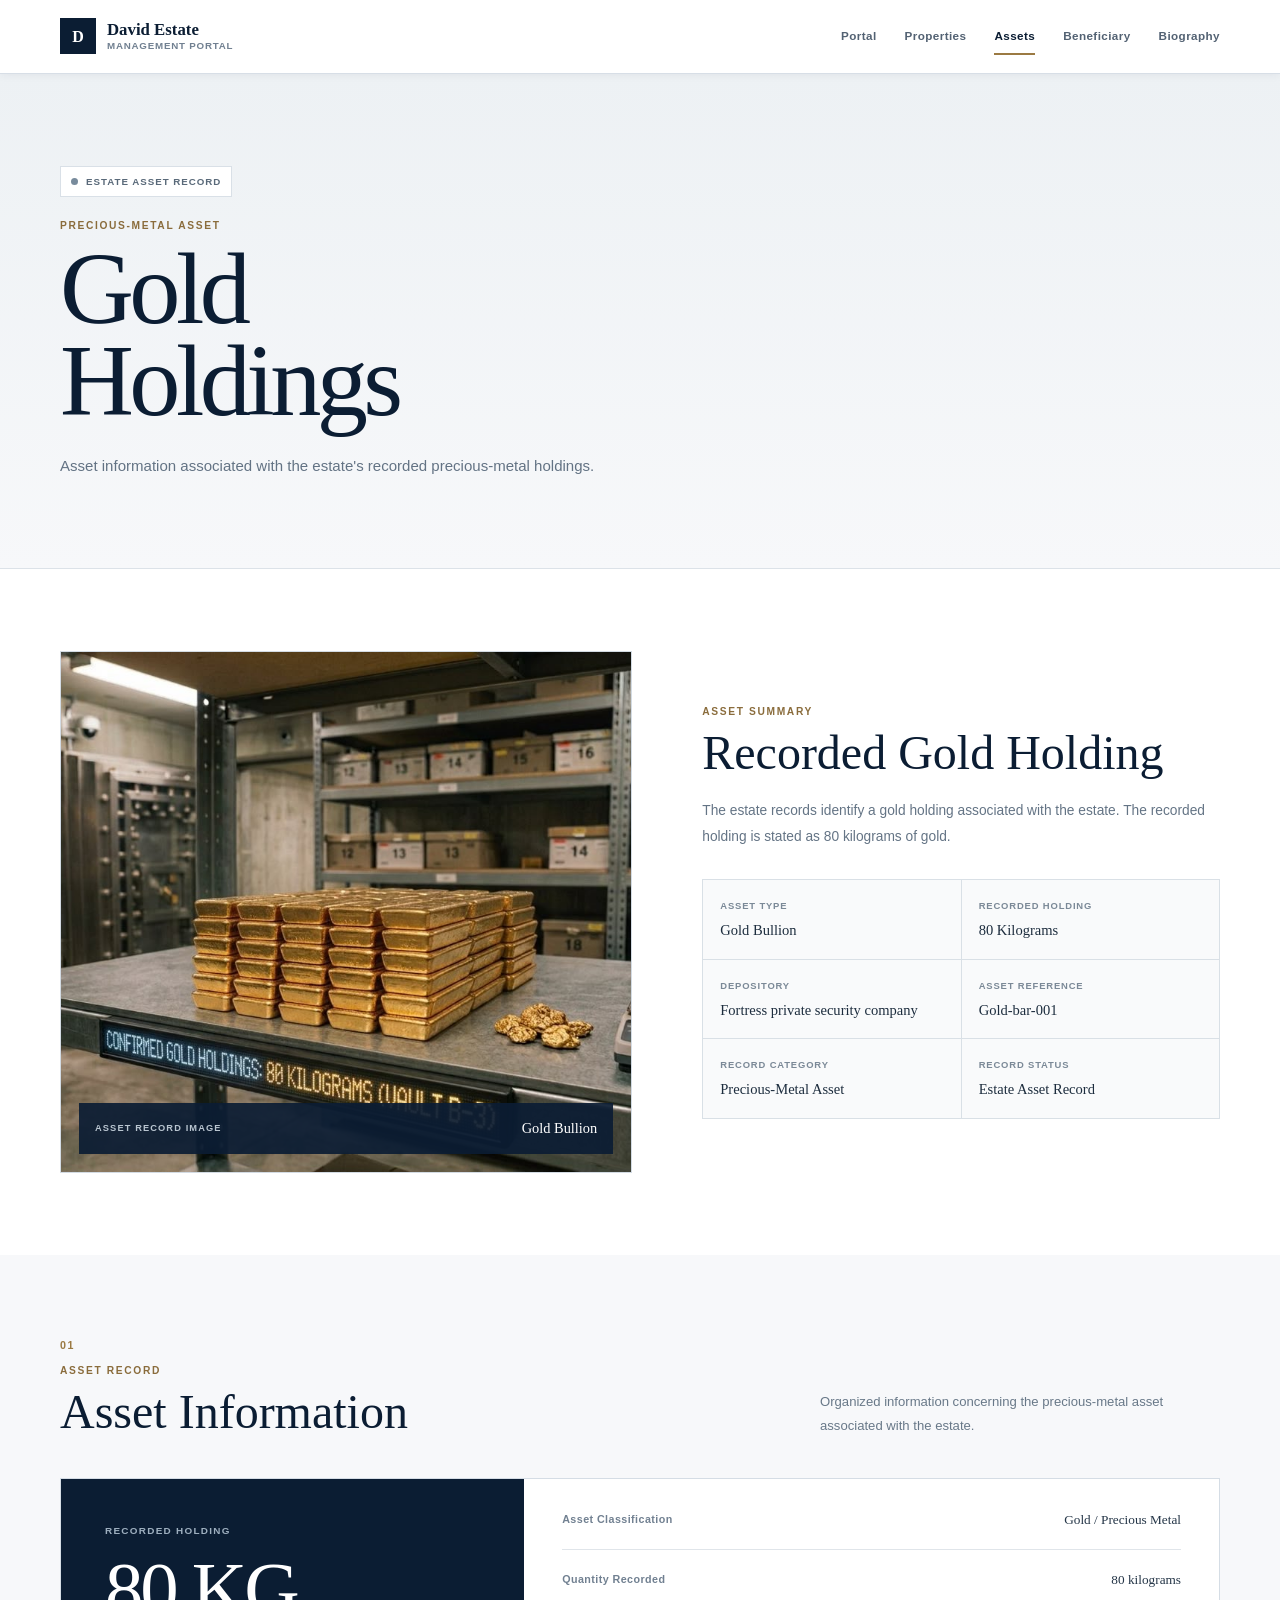
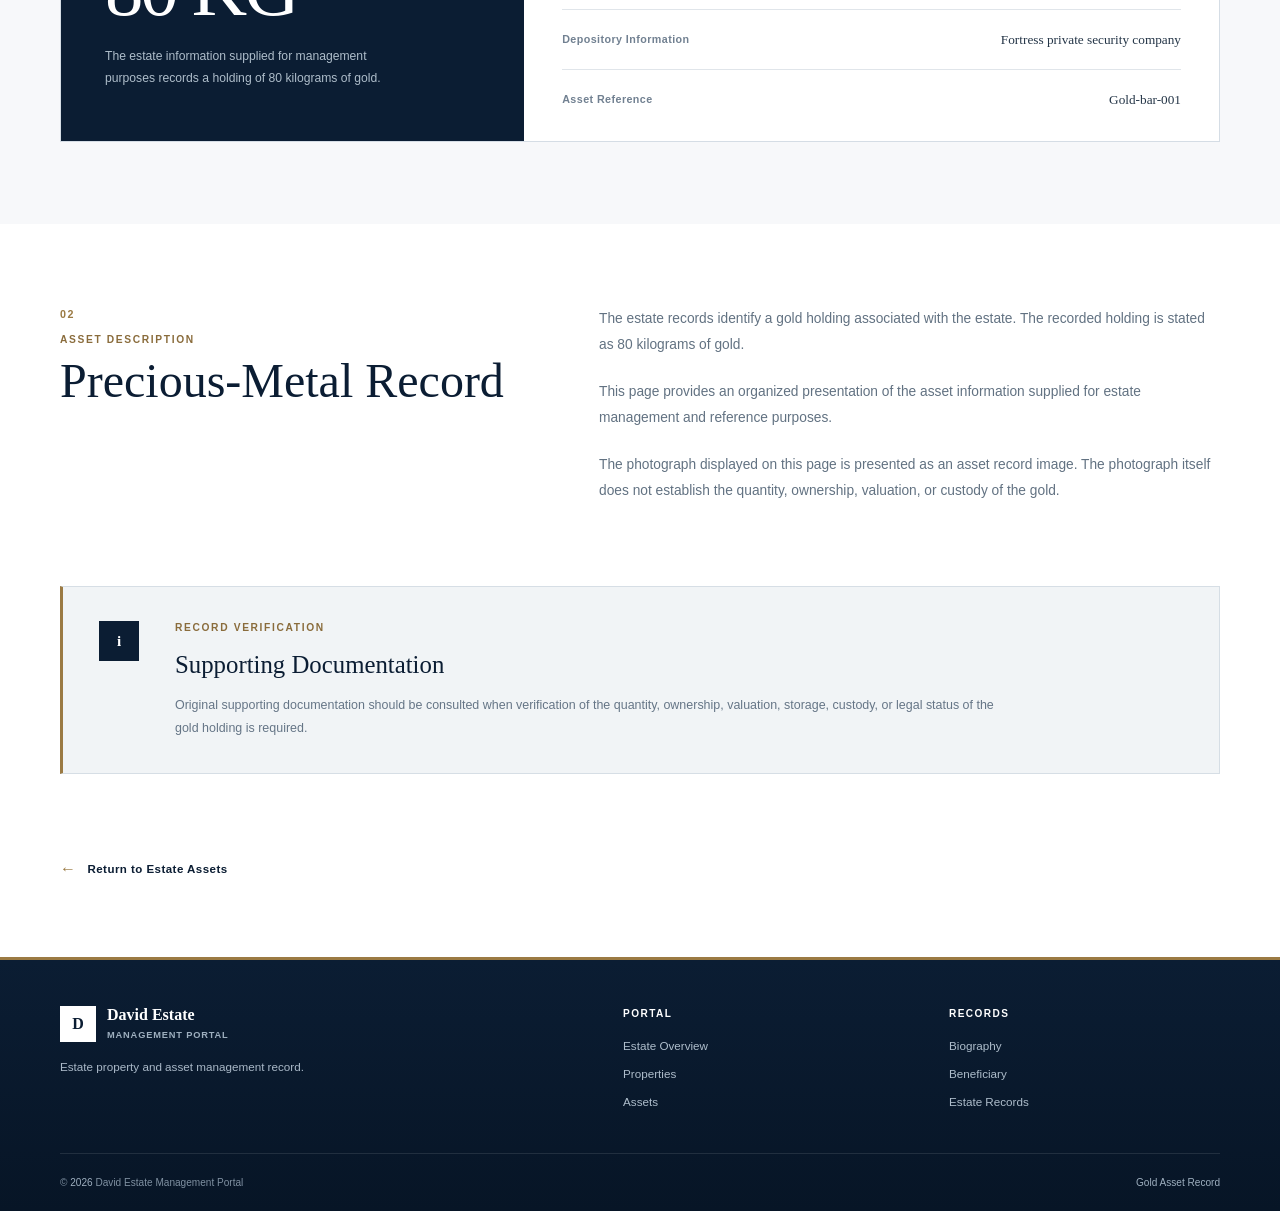
<file: gold-holdings.html>
<!DOCTYPE html>
<html lang="en">
<head>
  <meta charset="UTF-8" />
  <meta name="viewport" content="width=device-width, initial-scale=1.0" />

  <title>Gold Holdings | David Estate Management Portal</title>

  <meta
    name="description"
    content="Gold holding asset record associated with the David Estate Management Portal."
  />

  <link rel="stylesheet" href="gold-holdings.css" />
</head>

<body>

  <!-- =========================================
       HEADER
  ========================================== -->

  <header class="site-header">
    <div class="container header-inner">

      <a href="index.html" class="brand">
        <span class="brand-mark">D</span>

        <span class="brand-text">
          <strong>David Estate</strong>
          <small>Management Portal</small>
        </span>
      </a>

      <nav class="main-nav" aria-label="Main navigation">
        <a href="index.html">Portal</a>
        <a href="index.html#properties">Properties</a>
        <a href="index.html#assets" class="active">Assets</a>
        <a href="index.html#beneficiary">Beneficiary</a>
        <a href="biography.html">Biography</a>
      </nav>

      <button
        class="mobile-menu-button"
        id="mobileMenuButton"
        type="button"
        aria-label="Open navigation menu"
        aria-expanded="false"
      >
        <span></span>
        <span></span>
        <span></span>
      </button>

    </div>
  </header>


  <!-- =========================================
       MOBILE NAVIGATION
  ========================================== -->

  <div class="mobile-nav" id="mobileNav">

    <a href="index.html">Portal</a>

    <a href="index.html#properties">
      Properties
    </a>

    <a href="index.html#assets" class="active">
      Assets
    </a>

    <a href="index.html#beneficiary">
      Beneficiary
    </a>

    <a href="biography.html">
      Biography
    </a>

  </div>


  <!-- =========================================
       MAIN CONTENT
  ========================================== -->

  <main>

    <!-- =======================================
         PAGE HERO
    ======================================== -->

    <section class="asset-hero">

      <div class="container">

        <div class="asset-hero-content">

          <span class="status-label">
            <span class="status-dot"></span>
            Estate Asset Record
          </span>

          <p class="eyebrow">
            PRECIOUS-METAL ASSET
          </p>

          <h1>
            Gold<br />
            Holdings
          </h1>

          <p class="hero-description">
            Asset information associated with the estate's recorded
            precious-metal holdings.
          </p>

        </div>

      </div>

    </section>


    <!-- =======================================
         ASSET OVERVIEW
    ======================================== -->

    <section class="section asset-overview">

      <div class="container">

        <div class="asset-layout">

          <!-- IMAGE -->

          <div class="asset-image-panel">

            <div class="image-frame">

              <img
                src="assets/gold-bar.jpg"
                alt="Gold bar associated with the estate asset record"
              />

              <div class="image-caption">
                <span>ASSET RECORD IMAGE</span>
                <strong>Gold Bullion</strong>
              </div>

            </div>

          </div>


          <!-- DETAILS -->

          <div class="asset-details">

            <p class="eyebrow">
              ASSET SUMMARY
            </p>

            <h2>
              Recorded Gold Holding
            </h2>

            <p class="asset-introduction">
              The estate records identify a gold holding associated
              with the estate. The recorded holding is stated as
              80 kilograms of gold.
            </p>


            <div class="asset-record-grid">

              <div class="record-item">
                <span>Asset Type</span>
                <strong>Gold Bullion</strong>
              </div>

              <div class="record-item">
                <span>Recorded Holding</span>
                <strong>80 Kilograms</strong>
              </div>

              <div class="record-item">
                <span>Depository</span>
                <strong>Fortress private security company</strong>
              </div>

              <div class="record-item">
                <span>Asset Reference</span>
                <strong>Gold-bar-001</strong>
              </div>

              <div class="record-item">
                <span>Record Category</span>
                <strong>Precious-Metal Asset</strong>
              </div>

              <div class="record-item">
                <span>Record Status</span>
                <strong>Estate Asset Record</strong>
              </div>

            </div>

          </div>

        </div>

      </div>

    </section>


    <!-- =======================================
         ASSET RECORD
    ======================================== -->

    <section class="section record-section">

      <div class="container">

        <div class="section-heading">

          <div>

            <span class="section-number">
              01
            </span>

            <p class="eyebrow">
              ASSET RECORD
            </p>

            <h2>
              Asset Information
            </h2>

          </div>

          <p>
            Organized information concerning the precious-metal
            asset associated with the estate.
          </p>

        </div>


        <div class="record-panel">

          <div class="record-panel-main">

            <span class="record-label">
              RECORDED HOLDING
            </span>

            <strong class="holding-number">
              80 KG
            </strong>

            <p>
              The estate information supplied for management
              purposes records a holding of 80 kilograms of gold.
            </p>

          </div>


          <div class="record-panel-details">

            <div class="detail-row">
              <span>Asset Classification</span>
              <strong>Gold / Precious Metal</strong>
            </div>

            <div class="detail-row">
              <span>Quantity Recorded</span>
              <strong>80 kilograms</strong>
            </div>

            <div class="detail-row">
              <span>Depository Information</span>
              <strong>Fortress private security company</strong>
            </div>

            <div class="detail-row">
              <span>Asset Reference</span>
              <strong>Gold-bar-001</strong>
            </div>

          </div>

        </div>

      </div>

    </section>


    <!-- =======================================
         DESCRIPTION
    ======================================== -->

    <section class="section description-section">

      <div class="container">

        <div class="description-grid">

          <div>

            <span class="section-number">
              02
            </span>

            <p class="eyebrow">
              ASSET DESCRIPTION
            </p>

            <h2>
              Precious-Metal Record
            </h2>

          </div>


          <div class="description-copy">

            <p>
              The estate records identify a gold holding associated
              with the estate. The recorded holding is stated as
              80 kilograms of gold.
            </p>

            <p>
              This page provides an organized presentation of the
              asset information supplied for estate management and
              reference purposes.
            </p>

            <p>
              The photograph displayed on this page is presented
              as an asset record image. The photograph itself does
              not establish the quantity, ownership, valuation, or
              custody of the gold.
            </p>

          </div>

        </div>

      </div>

    </section>


    <!-- =======================================
         VERIFICATION
    ======================================== -->

    <section class="section verification-section">

      <div class="container">

        <div class="verification-panel">

          <div class="verification-icon">
            i
          </div>

          <div>

            <p class="eyebrow">
              RECORD VERIFICATION
            </p>

            <h2>
              Supporting Documentation
            </h2>

            <p>
              Original supporting documentation should be consulted
              when verification of the quantity, ownership,
              valuation, storage, custody, or legal status of the
              gold holding is required.
            </p>

          </div>

        </div>

      </div>

    </section>


    <!-- =======================================
         RETURN TO PORTAL
    ======================================== -->

    <section class="return-section">

      <div class="container">

        <a href="index.html#assets" class="return-link">
          <span>←</span>
          Return to Estate Assets
        </a>

      </div>

    </section>

  </main>


  <!-- =========================================
       FOOTER
  ========================================== -->

  <footer class="site-footer">

    <div class="container footer-grid">

      <div>

        <div class="footer-brand">

          <span class="brand-mark">
            D
          </span>

          <div>

            <strong>
              David Estate
            </strong>

            <small>
              Management Portal
            </small>

          </div>

        </div>

        <p>
          Estate property and asset management record.
        </p>

      </div>


      <div class="footer-column">

        <span class="footer-title">
          Portal
        </span>

        <a href="index.html">
          Estate Overview
        </a>

        <a href="index.html#properties">
          Properties
        </a>

        <a href="index.html#assets">
          Assets
        </a>

      </div>


      <div class="footer-column">

        <span class="footer-title">
          Records
        </span>

        <a href="biography.html">
          Biography
        </a>

        <a href="index.html#beneficiary">
          Beneficiary
        </a>

        <a href="index.html#records">
          Estate Records
        </a>

      </div>

    </div>


    <div class="container footer-bottom">

      <span>
        © <span id="currentYear"></span>
        David Estate Management Portal
      </span>

      <span>
        Gold Asset Record
      </span>

    </div>

  </footer>


  <script src="script.js"></script>

</body>
</html>
</file>
<file: style.css>
/* =========================================================
   DAVID ESTATE MANAGEMENT PORTAL
   MAIN STYLESHEET
   Professional Estate / Property Management Design
========================================================= */


/* =========================================================
   RESET
========================================================= */

* {
  margin: 0;
  padding: 0;
  box-sizing: border-box;
}

html {
  scroll-behavior: smooth;
  scroll-padding-top: 90px;
}

body {
  font-family:
    Inter,
    -apple-system,
    BlinkMacSystemFont,
    "Segoe UI",
    Roboto,
    Helvetica,
    Arial,
    sans-serif;

  background: #f3f5f7;
  color: #172333;

  line-height: 1.6;

  -webkit-font-smoothing: antialiased;
  text-rendering: optimizeLegibility;
}

body,
button,
a {
  -webkit-font-smoothing: antialiased;
}

img {
  display: block;
  max-width: 100%;
}

button,
input,
textarea,
select {
  font: inherit;
}

button {
  color: inherit;
}

a {
  color: inherit;
  text-decoration: none;
}


/* =========================================================
   DESIGN VARIABLES
========================================================= */

:root {

  /* Primary */
  --navy: #10263f;
  --navy-dark: #091a2c;
  --navy-deep: #071522;
  --navy-light: #1a3a5b;

  /* Accent */
  --bronze: #9a743c;
  --bronze-dark: #815e2e;
  --bronze-light: #f2eadc;

  /* Neutral */
  --white: #ffffff;
  --background: #f3f5f7;
  --background-soft: #eef1f4;
  --surface: #ffffff;
  --surface-soft: #f8fafb;

  /* Text */
  --text: #172333;
  --text-light: #596776;
  --text-muted: #7e8a97;
  --text-faint: #a0aab4;

  /* Borders */
  --border: #d9dfe5;
  --border-light: #e7ebef;
  --border-dark: #c9d1d9;

  /* Status */
  --success: #2d704c;
  --success-bg: #e9f4ed;

  /* Shadows */
  --shadow-small:
    0 3px 14px rgba(9, 26, 44, 0.05);

  --shadow-medium:
    0 12px 34px rgba(9, 26, 44, 0.08);

  --shadow-large:
    0 22px 55px rgba(9, 26, 44, 0.11);

  /* Layout */
  --container: 1180px;
}


/* =========================================================
   GLOBAL
========================================================= */

.container {
  width: min(
    var(--container),
    calc(100% - 48px)
  );

  margin: 0 auto;
}

.section {
  padding: 105px 0;
}

.eyebrow {
  margin-bottom: 9px;

  color: var(--bronze);

  font-size: 0.68rem;
  font-weight: 750;

  letter-spacing: 0.16em;

  text-transform: uppercase;
}

.section-number {
  display: block;

  margin-bottom: 9px;

  color: var(--text-muted);

  font-size: 0.67rem;
  font-weight: 700;

  letter-spacing: 0.08em;
}

.section-heading {
  display: flex;

  justify-content: space-between;
  align-items: flex-end;

  gap: 60px;

  margin-bottom: 48px;
}

.section-heading h2 {
  color: var(--navy);

  font-family:
    Georgia,
    "Times New Roman",
    serif;

  font-size: clamp(2rem, 4vw, 2.8rem);

  font-weight: 500;

  line-height: 1.12;

  letter-spacing: -0.035em;
}

.section-heading > p {
  max-width: 390px;

  color: var(--text-light);

  font-size: 0.88rem;

  line-height: 1.75;
}


/* =========================================================
   HEADER
========================================================= */

.site-header {
  position: sticky;

  top: 0;

  z-index: 1000;

  height: 78px;

  background: rgba(255, 255, 255, 0.97);

  border-bottom: 1px solid var(--border);

  backdrop-filter: blur(14px);
  -webkit-backdrop-filter: blur(14px);
}

.header-inner {
  height: 100%;

  display: flex;

  align-items: center;
  justify-content: space-between;

  gap: 30px;
}


/* =========================================================
   BRAND
========================================================= */

.brand {
  display: flex;

  align-items: center;

  gap: 11px;

  flex-shrink: 0;
}

.brand-mark {
  width: 39px;
  height: 39px;

  display: grid;
  place-items: center;

  border-radius: 4px;

  background: var(--navy);

  color: var(--white);

  font-family:
    Georgia,
    "Times New Roman",
    serif;

  font-size: 1.22rem;

  font-weight: 700;

  box-shadow:
    0 2px 6px rgba(16, 38, 63, 0.12);
}

.brand-text {
  display: flex;

  flex-direction: column;
}

.brand-text strong {
  color: var(--navy);

  font-family:
    Georgia,
    "Times New Roman",
    serif;

  font-size: 0.98rem;

  font-weight: 700;

  line-height: 1.1;
}

.brand-text small {
  margin-top: 3px;

  color: var(--text-muted);

  font-size: 0.59rem;

  font-weight: 650;

  letter-spacing: 0.09em;

  text-transform: uppercase;
}


/* =========================================================
   NAVIGATION
========================================================= */

.main-nav {
  display: flex;

  align-items: center;

  gap: 29px;
}

.main-nav a {
  position: relative;

  color: #4b5968;

  font-size: 0.75rem;

  font-weight: 650;

  transition:
    color 180ms ease;
}

.main-nav a::after {
  content: "";

  position: absolute;

  left: 0;
  bottom: -8px;

  width: 0;
  height: 2px;

  background: var(--bronze);

  transition:
    width 180ms ease;
}

.main-nav a:hover {
  color: var(--navy);
}

.main-nav a:hover::after {
  width: 100%;
}


/* =========================================================
   MOBILE MENU BUTTON
========================================================= */

.mobile-menu-button {
  display: none;

  width: 42px;
  height: 42px;

  border: 1px solid var(--border);

  border-radius: 4px;

  background: var(--white);

  cursor: pointer;
}

.mobile-menu-button span {
  display: block;

  width: 19px;
  height: 2px;

  margin: 4px auto;

  background: var(--navy);

  transition:
    transform 180ms ease,
    opacity 180ms ease;
}


/* =========================================================
   MOBILE NAV
========================================================= */

.mobile-nav {
  display: none;

  position: fixed;

  top: 78px;
  left: 0;
  right: 0;

  z-index: 999;

  padding: 12px 24px 20px;

  background: rgba(255, 255, 255, 0.98);

  border-bottom: 1px solid var(--border);

  box-shadow: var(--shadow-medium);
}

.mobile-nav a {
  display: block;

  padding: 13px 0;

  border-bottom: 1px solid var(--border-light);

  color: var(--navy);

  font-size: 0.86rem;

  font-weight: 650;
}

.mobile-nav a:last-child {
  border-bottom: 0;
}

.mobile-nav.active {
  display: block;
}


/* =========================================================
   HERO
========================================================= */

.hero {
  position: relative;

  overflow: hidden;

  padding: 105px 0 110px;

  background:
    linear-gradient(
      120deg,
      #e9eef2 0%,
      #f8fafb 43%,
      #ffffff 72%,
      #edf1f4 100%
    );

  border-bottom: 1px solid var(--border);
}

.hero::before {
  content: "";

  position: absolute;

  right: -220px;
  top: -250px;

  width: 620px;
  height: 620px;

  border: 1px solid rgba(154, 116, 60, 0.12);

  border-radius: 50%;
}

.hero::after {
  content: "";

  position: absolute;

  right: -110px;
  top: -145px;

  width: 410px;
  height: 410px;

  border: 1px solid rgba(16, 38, 63, 0.05);

  border-radius: 50%;
}

.hero-grid {
  position: relative;

  z-index: 1;

  display: grid;

  grid-template-columns:
    1.05fr
    0.95fr;

  align-items: center;

  gap: 80px;
}


/* =========================================================
   HERO CONTENT
========================================================= */

.hero-content {
  max-width: 630px;
}

.status-label {
  display: inline-flex;

  align-items: center;

  gap: 8px;

  padding: 7px 11px;

  margin-bottom: 28px;

  border: 1px solid #d4dfd8;

  border-radius: 3px;

  background: rgba(255, 255, 255, 0.75);

  color: #526158;

  font-size: 0.61rem;

  font-weight: 750;

  letter-spacing: 0.09em;

  text-transform: uppercase;
}

.status-dot {
  width: 7px;
  height: 7px;

  flex-shrink: 0;

  border-radius: 50%;

  background: var(--success);
}

.hero h1 {
  margin-bottom: 22px;

  color: var(--navy);

  font-family:
    Georgia,
    "Times New Roman",
    serif;

  font-size: clamp(3.5rem, 8vw, 6.3rem);

  font-weight: 500;

  letter-spacing: -0.055em;

  line-height: 0.92;
}

.hero-description {
  max-width: 570px;

  color: var(--text-light);

  font-size: 1rem;

  line-height: 1.85;
}


/* =========================================================
   HERO ACTIONS
========================================================= */

.hero-actions {
  display: flex;

  align-items: center;

  gap: 12px;

  margin-top: 34px;
}

.button {
  display: inline-flex;

  align-items: center;
  justify-content: center;

  min-height: 46px;

  padding: 0 21px;

  border-radius: 3px;

  font-size: 0.73rem;

  font-weight: 750;

  transition:
    transform 180ms ease,
    background 180ms ease,
    border-color 180ms ease,
    box-shadow 180ms ease;
}

.button:hover {
  transform: translateY(-1px);
}

.button-primary {
  background: var(--navy);

  color: var(--white);

  box-shadow:
    0 5px 15px rgba(16, 38, 63, 0.12);
}

.button-primary:hover {
  background: var(--navy-light);

  box-shadow:
    0 7px 18px rgba(16, 38, 63, 0.16);
}

.button-secondary {
  border: 1px solid var(--border-dark);

  background: var(--white);

  color: var(--navy);
}

.button-secondary:hover {
  border-color: var(--navy);

  background: #f9fafb;
}


/* =========================================================
   RECORD NOTE
========================================================= */

.record-note {
  display: flex;

  align-items: center;

  gap: 9px;

  max-width: 560px;

  margin-top: 32px;

  color: var(--text-muted);

  font-size: 0.7rem;

  line-height: 1.5;
}

.record-icon {
  width: 19px;
  height: 19px;

  display: grid;
  place-items: center;

  flex-shrink: 0;

  border: 1px solid #cad8cf;

  border-radius: 50%;

  color: var(--success);

  font-size: 0.62rem;

  font-weight: 800;
}


/* =========================================================
   HERO RECORD CARD
========================================================= */

.hero-record-card {
  overflow: hidden;

  background: var(--white);

  border: 1px solid var(--border);

  border-radius: 5px;

  box-shadow: var(--shadow-large);
}

.record-card-header {
  display: flex;

  justify-content: space-between;
  align-items: center;

  padding: 15px 20px;

  background: var(--navy);

  color: rgba(255, 255, 255, 0.72);

  font-size: 0.6rem;

  font-weight: 750;

  letter-spacing: 0.1em;
}

.record-status {
  color: #dce9e0;
}

.record-card-body {
  padding: 32px;
}

.record-person {
  display: flex;

  align-items: center;

  gap: 17px;
}

.person-photo {
  width: 66px;
  height: 66px;

  overflow: hidden;

  flex-shrink: 0;

  border: 1px solid #d5dce2;

  border-radius: 4px;

  background: #eef1f4;
}

.person-photo img {
  width: 100%;
  height: 100%;

  object-fit: cover;
}

.person-placeholder {
  width: 66px;
  height: 66px;

  display: grid;
  place-items: center;

  flex-shrink: 0;

  border: 1px solid #d9dfe5;

  border-radius: 4px;

  background: #f3f5f7;

  color: var(--navy);

  font-family:
    Georgia,
    "Times New Roman",
    serif;

  font-size: 1.8rem;

  font-weight: 600;
}

.record-label {
  display: block;

  margin-bottom: 4px;

  color: var(--text-muted);

  font-size: 0.61rem;

  font-weight: 750;

  letter-spacing: 0.1em;

  text-transform: uppercase;
}

.record-person h2 {
  color: var(--navy);

  font-family:
    Georgia,
    "Times New Roman",
    serif;

  font-size: 1.4rem;

  font-weight: 600;
}

.record-divider {
  height: 1px;

  margin: 28px 0;

  background: var(--border);
}

.record-details {
  display: grid;

  gap: 19px;
}

.detail-item {
  display: flex;

  justify-content: space-between;
  align-items: center;

  gap: 20px;
}

.detail-item span {
  color: var(--text-light);

  font-size: 0.74rem;
}

.detail-item strong {
  color: var(--navy);

  font-size: 0.76rem;

  font-weight: 750;

  text-align: right;
}


/* =========================================================
   ESTATE PROFILE
========================================================= */

.profile-section {
  background:
    linear-gradient(
      180deg,
      #f3f5f7 0%,
      #eef1f4 100%
    );
}

.profile-introduction {
  max-width: 430px;
}

.profile-introduction > p:first-child {
  color: var(--text-light);

  font-size: 0.88rem;

  line-height: 1.8;
}

.profile-dates {
  display: flex;

  align-items: center;

  gap: 12px;

  margin-top: 19px;

  color: var(--navy);

  font-size: 0.76rem;
}

.profile-dates span {
  color: var(--text-muted);
}

.profile-dates strong {
  font-weight: 700;
}

.profile-link {
  margin-top: 22px;
}


/* =========================================================
   PROFILE GALLERY
========================================================= */

.profile-grid {
  display: grid;

  grid-template-columns:
    1.5fr
    0.8fr;

  gap: 20px;
}

.profile-main-photo {
  min-height: 500px;

  overflow: hidden;

  border: 1px solid var(--border);

  border-radius: 5px;

  background: #e4e8ec;

  box-shadow: var(--shadow-small);
}

.profile-main-photo img {
  width: 100%;
  height: 100%;

  object-fit: cover;

  transition:
    transform 500ms ease;
}

.profile-main-photo:hover img {
  transform: scale(1.015);
}

.profile-side {
  display: grid;

  grid-template-rows:
    1fr
    1fr;

  gap: 20px;
}

.profile-photo {
  min-height: 240px;

  overflow: hidden;

  border: 1px solid var(--border);

  border-radius: 5px;

  background: #e4e8ec;

  box-shadow: var(--shadow-small);
}

.profile-photo img {
  width: 100%;
  height: 100%;

  object-fit: cover;

  transition:
    transform 500ms ease;
}

.profile-photo:hover img {
  transform: scale(1.015);
}


/* =========================================================
   OVERVIEW
========================================================= */

.overview-section {
  background: #ffffff;
}

.overview-grid {
  display: grid;

  grid-template-columns:
    repeat(3, 1fr);

  gap: 18px;
}

.info-card {
  position: relative;

  padding: 32px;

  background: #f8fafb;

  border: 1px solid var(--border);

  border-radius: 4px;

  transition:
    transform 180ms ease,
    box-shadow 180ms ease,
    border-color 180ms ease;
}

.info-card:hover {
  transform: translateY(-3px);

  border-color: #cbd3db;

  box-shadow: var(--shadow-small);
}

.info-icon {
  width: 35px;
  height: 35px;

  display: grid;
  place-items: center;

  margin-bottom: 29px;

  border: 1px solid #d5dce2;

  border-radius: 3px;

  background: #ffffff;

  color: var(--bronze);

  font-size: 0.61rem;

  font-weight: 800;
}

.info-card h3 {
  margin-bottom: 10px;

  color: var(--navy);

  font-family:
    Georgia,
    "Times New Roman",
    serif;

  font-size: 1.28rem;

  font-weight: 600;
}

.info-card p {
  min-height: 76px;

  color: var(--text-light);

  font-size: 0.8rem;

  line-height: 1.7;
}

.card-value {
  display: block;

  width: 100%;

  margin-top: 24px;

  padding-top: 14px;

  border-top: 1px solid var(--border);

  color: var(--bronze-dark);

  font-size: 0.68rem;

  font-weight: 750;

  letter-spacing: 0.02em;
}


/* =========================================================
   PROPERTIES
========================================================= */

.properties-section {
  background:
    linear-gradient(
      180deg,
      #edf1f4 0%,
      #f4f6f8 100%
    );
}

.property-grid {
  display: grid;

  grid-template-columns:
    repeat(3, 1fr);

  gap: 20px;
}

.property-card {
  overflow: hidden;

  background: var(--white);

  border: 1px solid var(--border);

  border-radius: 5px;

  box-shadow:
    0 2px 8px rgba(9, 26, 44, 0.025);

  transition:
    transform 180ms ease,
    box-shadow 180ms ease,
    border-color 180ms ease;
}

.property-card:hover {
  transform: translateY(-4px);

  border-color: #cbd3db;

  box-shadow: var(--shadow-medium);
}

.property-image {
  position: relative;

  height: 275px;

  overflow: hidden;

  background: #e4e8ec;
}

.property-image img {
  width: 100%;
  height: 100%;

  display: block;

  object-fit: cover;

  transition:
    transform 500ms ease;
}

.property-card:hover .property-image img {
  transform: scale(1.025);
}

.image-placeholder {
  width: 100%;
  height: 100%;

  display: grid;
  place-items: center;

  color: #8995a1;

  font-size: 0.63rem;

  font-weight: 750;

  letter-spacing: 0.15em;
}

.property-number {
  position: absolute;

  left: 15px;
  top: 15px;

  padding: 6px 8px;

  background: rgba(10, 27, 44, 0.92);

  border-radius: 3px;

  color: var(--white);

  font-size: 0.57rem;

  font-weight: 750;

  letter-spacing: 0.08em;
}

.property-content {
  padding: 25px;
}

.property-location {
  display: flex;

  align-items: center;

  gap: 7px;

  margin-bottom: 8px;

  color: var(--bronze-dark);

  font-size: 0.62rem;

  font-weight: 750;

  letter-spacing: 0.06em;

  text-transform: uppercase;
}

.location-pin {
  font-size: 0.4rem;
}

.property-content h3 {
  margin-bottom: 9px;

  color: var(--navy);

  font-family:
    Georgia,
    "Times New Roman",
    serif;

  font-size: 1.42rem;

  font-weight: 600;
}

.property-content p {
  min-height: 52px;

  color: var(--text-light);

  font-size: 0.79rem;

  line-height: 1.65;
}

.property-meta {
  display: flex;

  flex-wrap: wrap;

  gap: 7px;

  margin-top: 22px;
}

.property-meta span {
  padding: 5px 8px;

  border: 1px solid var(--border);

  border-radius: 3px;

  background: #fafbfc;

  color: var(--text-muted);

  font-size: 0.58rem;

  font-weight: 700;

  letter-spacing: 0.02em;
}


/* =========================================================
   ASSETS
========================================================= */

.assets-section {
  background: #ffffff;
}

.asset-panel {
  display: grid;

  grid-template-columns:
    1fr
    1fr;

  overflow: hidden;

  border: 1px solid #cfd7df;

  border-radius: 5px;

  background: var(--navy);

  box-shadow: var(--shadow-medium);
}

.asset-main {
  position: relative;

  padding: 52px;

  background:
    linear-gradient(
      145deg,
      #10263f 0%,
      #0c2035 100%
    );
}

.asset-main::after {
  content: "";

  position: absolute;

  right: -110px;
  bottom: -170px;

  width: 360px;
  height: 360px;

  border: 1px solid rgba(255, 255, 255, 0.05);

  border-radius: 50%;
}

.asset-label {
  display: block;

  margin-bottom: 25px;

  color: #aab9c7;

  font-size: 0.61rem;

  font-weight: 750;

  letter-spacing: 0.14em;

  text-transform: uppercase;
}

.asset-amount {
  position: relative;

  z-index: 1;

  display: flex;

  align-items: baseline;

  gap: 10px;
}

.asset-amount strong {
  color: #ffffff;

  font-family:
    Georgia,
    "Times New Roman",
    serif;

  font-size: clamp(4.5rem, 8vw, 7rem);

  font-weight: 500;

  line-height: 0.9;

  letter-spacing: -0.06em;
}

.asset-amount span {
  color: #c5a66e;

  font-size: 0.95rem;

  font-weight: 750;
}

.asset-main h3 {
  position: relative;

  z-index: 1;

  margin-top: 20px;

  color: #ffffff;

  font-family:
    Georgia,
    "Times New Roman",
    serif;

  font-size: 1.55rem;

  font-weight: 600;
}

.asset-main p {
  position: relative;

  z-index: 1;

  max-width: 500px;

  margin-top: 13px;

  color: #aebbc8;

  font-size: 0.79rem;

  line-height: 1.75;
}

.asset-details {
  padding: 45px;

  background: #f7f9fa;

  display: grid;

  align-content: center;
}

.asset-detail {
  display: flex;

  justify-content: space-between;
  align-items: center;

  gap: 20px;

  padding: 19px 0;

  border-bottom: 1px solid var(--border);
}

.asset-detail:first-child {
  padding-top: 0;
}

.asset-detail:last-child {
  padding-bottom: 0;

  border-bottom: 0;
}

.asset-detail span {
  color: var(--text-muted);

  font-size: 0.69rem;
}

.asset-detail strong {
  color: var(--navy);

  font-size: 0.77rem;

  font-weight: 750;

  text-align: right;
}


/* =========================================================
   BENEFICIARY
========================================================= */

.beneficiary-section {
  background:
    linear-gradient(
      180deg,
      #eef1f4 0%,
      #f4f6f8 100%
    );
}

.beneficiary-panel {
  display: grid;

  grid-template-columns:
    0.75fr
    1.25fr;

  align-items: center;

  gap: 70px;
}

.beneficiary-heading h2 {
  margin-bottom: 18px;

  color: var(--navy);

  font-family:
    Georgia,
    "Times New Roman",
    serif;

  font-size: clamp(2rem, 4vw, 2.8rem);

  font-weight: 500;

  letter-spacing: -0.03em;
}

.beneficiary-heading > p:last-child {
  color: var(--text-light);

  font-size: 0.82rem;

  line-height: 1.75;
}

.beneficiary-card {
  display: flex;

  align-items: center;

  gap: 20px;

  padding: 30px;

  background: #ffffff;

  border: 1px solid var(--border);

  border-radius: 5px;

  box-shadow: var(--shadow-small);
}

.beneficiary-avatar {
  width: 66px;
  height: 66px;

  display: grid;
  place-items: center;

  flex-shrink: 0;

  border-radius: 50%;

  background: var(--navy);

  color: #ffffff;

  font-family:
    Georgia,
    "Times New Roman",
    serif;

  font-size: 1.15rem;

  font-weight: 600;
}

.beneficiary-information {
  flex: 1;
}

.beneficiary-information > span {
  color: var(--bronze-dark);

  font-size: 0.6rem;

  font-weight: 750;

  letter-spacing: 0.1em;

  text-transform: uppercase;
}

.beneficiary-information h3 {
  margin-top: 5px;

  color: var(--navy);

  font-family:
    Georgia,
    "Times New Roman",
    serif;

  font-size: 1.3rem;

  font-weight: 600;
}

.beneficiary-information p {
  margin-top: 2px;

  color: var(--text-muted);

  font-size: 0.7rem;
}

.beneficiary-status {
  display: flex;

  align-items: center;

  gap: 7px;

  padding: 7px 10px;

  border-radius: 3px;

  background: var(--success-bg);

  color: var(--success);

  font-size: 0.61rem;

  font-weight: 750;
}


/* =========================================================
   RECORDS TABLE
========================================================= */

.records-section {
  background: #ffffff;
}

.records-table-wrapper {
  overflow-x: auto;

  border: 1px solid var(--border);

  border-radius: 5px;

  background: #ffffff;

  box-shadow:
    0 2px 8px rgba(9, 26, 44, 0.025);
}

.records-table {
  width: 100%;

  min-width: 680px;

  border-collapse: collapse;
}

.records-table th {
  padding: 16px 20px;

  background: #f1f4f6;

  border-bottom: 1px solid var(--border);

  color: #6d7985;

  font-size: 0.6rem;

  font-weight: 750;

  letter-spacing: 0.09em;

  text-align: left;

  text-transform: uppercase;
}

.records-table td {
  padding: 20px;

  border-bottom: 1px solid var(--border-light);

  color: var(--text-light);

  font-size: 0.76rem;
}

.records-table tr:last-child td {
  border-bottom: 0;
}

.records-table tbody tr {
  transition:
    background 150ms ease;
}

.records-table tbody tr:hover {
  background: #fafbfc;
}

.records-table td:first-child {
  color: var(--navy);

  font-weight: 700;
}

.table-status {
  display: inline-block;

  padding: 5px 8px;

  border-radius: 3px;

  background: var(--success-bg);

  color: var(--success);

  font-size: 0.59rem;

  font-weight: 750;
}


/* =========================================================
   NOTICE
========================================================= */

.notice-section {
  padding: 0 0 105px;

  background: #ffffff;
}

.notice {
  display: flex;

  align-items: flex-start;

  gap: 16px;

  padding: 23px 25px;

  border: 1px solid #dce2e7;

  border-left: 3px solid var(--bronze);

  border-radius: 3px;

  background: #f8fafb;
}

.notice-icon {
  width: 25px;
  height: 25px;

  display: grid;
  place-items: center;

  flex-shrink: 0;

  border: 1px solid #d1d9e0;

  border-radius: 50%;

  color: var(--bronze-dark);

  font-size: 0.68rem;

  font-weight: 800;
}

.notice strong {
  display: block;

  margin-bottom: 4px;

  color: var(--navy);

  font-size: 0.73rem;

  font-weight: 750;
}

.notice p {
  color: var(--text-light);

  font-size: 0.69rem;

  line-height: 1.7;
}


/* =========================================================
   FOOTER
========================================================= */

.site-footer {
  background:
    linear-gradient(
      145deg,
      #091a2c 0%,
      #071522 100%
    );

  color: #a9b5c1;
}

.footer-grid {
  display: grid;

  grid-template-columns:
    1.6fr
    0.7fr
    0.7fr;

  gap: 70px;

  padding: 65px 0;
}

.footer-brand {
  display: flex;

  align-items: center;

  gap: 11px;

  margin-bottom: 18px;
}

.footer-brand .brand-mark {
  background: #ffffff;

  color: var(--navy);
}

.footer-brand strong {
  display: block;

  color: #ffffff;

  font-family:
    Georgia,
    "Times New Roman",
    serif;

  font-size: 0.95rem;

  font-weight: 600;
}

.footer-brand small {
  display: block;

  margin-top: 2px;

  color: #6f8091;

  font-size: 0.58rem;

  font-weight: 650;

  letter-spacing: 0.08em;

  text-transform: uppercase;
}

.footer-grid > div:first-child > p {
  max-width: 310px;

  color: #6f8091;

  font-size: 0.7rem;

  line-height: 1.7;
}

.footer-column {
  display: flex;

  flex-direction: column;

  align-items: flex-start;

  gap: 10px;
}

.footer-title {
  margin-bottom: 8px;

  color: #e1e7ec;

  font-size: 0.62rem;

  font-weight: 750;

  letter-spacing: 0.1em;

  text-transform: uppercase;
}

.footer-column a {
  color: #718193;

  font-size: 0.7rem;

  transition:
    color 180ms ease;
}

.footer-column a:hover {
  color: #ffffff;
}

.footer-bottom {
  display: flex;

  justify-content: space-between;

  padding: 19px 0;

  border-top: 1px solid rgba(255, 255, 255, 0.08);

  color: #627386;

  font-size: 0.61rem;
}


/* =========================================================
   RESPONSIVE — TABLET
========================================================= */

@media (max-width: 1000px) {

  .main-nav {
    gap: 18px;
  }

  .main-nav a {
    font-size: 0.68rem;
  }

  .hero-grid {
    grid-template-columns: 1fr;

    gap: 55px;
  }

  .hero-content {
    max-width: 720px;
  }

  .hero-record-card {
    max-width: 700px;
  }

  .overview-grid,
  .property-grid {
    grid-template-columns:
      repeat(2, 1fr);
  }

  .property-card:last-child {
    grid-column: 1 / -1;

    max-width:
      calc(50% - 10px);
  }

  .beneficiary-panel {
    grid-template-columns: 1fr;

    gap: 40px;
  }
}


/* =========================================================
   RESPONSIVE — MOBILE
========================================================= */

@media (max-width: 720px) {

  .container {
    width:
      min(
        var(--container),
        calc(100% - 32px)
      );
  }

  .section {
    padding: 75px 0;
  }


  /* HEADER */

  .site-header {
    height: 70px;
  }

  .brand-mark {
    width: 36px;
    height: 36px;
  }

  .brand-text strong {
    font-size: 0.88rem;
  }

  .brand-text small {
    font-size: 0.54rem;
  }

  .main-nav {
    display: none;
  }

  .mobile-menu-button {
    display: block;
  }

  .mobile-nav {
    top: 70px;
  }


  /* HERO */

  .hero {
    padding: 70px 0 75px;
  }

  .hero h1 {
    font-size:
      clamp(
        3.4rem,
        18vw,
        5.4rem
      );
  }

  .hero-description {
    font-size: 0.9rem;

    line-height: 1.75;
  }

  .hero-actions {
    flex-direction: column;

    align-items: stretch;
  }

  .button {
    width: 100%;
  }

  .record-card-body {
    padding: 25px;
  }

  .record-person h2 {
    font-size: 1.18rem;
  }


  /* SECTION HEADINGS */

  .section-heading {
    display: block;

    margin-bottom: 34px;
  }

  .section-heading > p {
    margin-top: 18px;

    font-size: 0.81rem;
  }

  .section-heading h2 {
    font-size: 2rem;
  }


  /* PROFILE */

  .profile-grid {
    grid-template-columns: 1fr;
  }

  .profile-main-photo {
    min-height: 400px;
  }

  .profile-side {
    grid-template-columns:
      1fr
      1fr;

    grid-template-rows: 230px;
  }

  .profile-photo {
    min-height: 230px;
  }


  /* OVERVIEW */

  .overview-grid {
    grid-template-columns: 1fr;
  }


  /* PROPERTIES */

  .property-grid {
    grid-template-columns: 1fr;
  }

  .property-card:last-child {
    grid-column: auto;

    max-width: none;
  }

  .property-image {
    height: 240px;
  }


  /* ASSET */

  .asset-panel {
    grid-template-columns: 1fr;
  }

  .asset-main {
    padding: 35px;
  }

  .asset-details {
    padding: 30px;
  }

  .asset-amount strong {
    font-size: 5.2rem;
  }


  /* BENEFICIARY */

  .beneficiary-card {
    align-items: flex-start;

    flex-wrap: wrap;

    padding: 24px;
  }

  .beneficiary-information {
    min-width:
      calc(100% - 86px);
  }

  .beneficiary-status {
    margin-left: 86px;
  }


  /* NOTICE */

  .notice {
    padding: 19px;
  }


  /* FOOTER */

  .footer-grid {
    grid-template-columns:
      1fr
      1fr;

    gap: 45px 30px;

    padding: 50px 0;
  }

  .footer-grid > div:first-child {
    grid-column: 1 / -1;
  }

  .footer-bottom {
    flex-direction: column;

    gap: 7px;
  }
}


/* =========================================================
   RESPONSIVE — SMALL PHONES
========================================================= */

@media (max-width: 480px) {

  .container {
    width:
      calc(100% - 28px);
  }

  .hero {
    padding-top: 55px;
  }

  .status-label {
    font-size: 0.57rem;
  }

  .record-card-body {
    padding: 21px;
  }

  .detail-item {
    align-items: flex-start;

    flex-direction: column;

    gap: 4px;
  }

  .detail-item strong {
    text-align: left;
  }


  /* PROFILE */

  .profile-side {
    grid-template-columns: 1fr;

    grid-template-rows:
      260px
      260px;
  }

  .profile-main-photo {
    min-height: 350px;
  }


  /* PROPERTY */

  .property-content {
    padding: 21px;
  }


  /* ASSET */

  .asset-main {
    padding: 28px;
  }

  .asset-details {
    padding: 25px;
  }


  /* BENEFICIARY */

  .beneficiary-card {
    display: grid;

    grid-template-columns:
      66px
      1fr;
  }

  .beneficiary-information {
    min-width: 0;
  }

  .beneficiary-status {
    grid-column: 1 / -1;

    margin-left: 0;
  }


  /* FOOTER */

  .footer-grid {
    grid-template-columns: 1fr;
  }

  .footer-grid > div:first-child {
    grid-column: auto;
  }
}
</file>
<file: biography.css>
/* =========================================================
   DAVID ESTATE MANAGEMENT PORTAL
   BIOGRAPHY PAGE
   Classic Navy Estate Record Design
========================================================= */

:root {
  --bio-navy: #0b1d33;
  --bio-navy-dark: #071526;
  --bio-navy-mid: #163653;
  --bio-blue: #274d70;

  --bio-paper: #f4f6f8;
  --bio-white: #ffffff;
  --bio-soft: #e9edf1;

  --bio-border: #cfd6de;
  --bio-border-dark: #b9c3cd;

  --bio-text: #172536;
  --bio-muted: #667383;
  --bio-light-text: #aebbc8;

  --bio-brass: #9b7a43;
}


/* =========================================================
   BIOGRAPHY HERO
========================================================= */

.biography-hero {
  padding: 68px 0 48px;

  background:
    linear-gradient(
      180deg,
      var(--bio-navy) 0%,
      var(--bio-navy-dark) 100%
    );

  border-bottom: 4px solid var(--bio-brass);
}

.biography-hero-grid {
  display: grid;

  grid-template-columns:
    minmax(0, 1.15fr)
    minmax(330px, 0.65fr);

  gap: 48px;

  align-items: center;
}

.biography-intro {
  max-width: 700px;
}

.biography-intro .eyebrow {
  margin-bottom: 9px;
  color: #b8c7d6;
}

.biography-intro h1 {
  margin: 5px 0 17px;

  color: #ffffff;

  font-family:
    Georgia,
    "Times New Roman",
    serif;

  font-size: clamp(2.8rem, 5vw, 4.5rem);
  font-weight: 500;
  line-height: 1.03;

  letter-spacing: -0.025em;
}

.biography-lead {
  max-width: 620px;

  margin: 0;

  color: #c4cfda;

  font-size: 0.91rem;
  line-height: 1.65;
}


/* =========================================================
   DATES
========================================================= */

.biography-dates {
  display: flex;

  align-items: center;

  gap: 22px;

  margin-top: 25px;
  padding-top: 19px;

  border-top: 1px solid rgba(255, 255, 255, 0.16);
}

.biography-dates div:not(.date-divider) {
  display: flex;

  flex-direction: column;

  gap: 4px;
}

.biography-dates span {
  color: #91a2b3;

  font-size: 0.59rem;
  font-weight: 700;

  letter-spacing: 0.13em;

  text-transform: uppercase;
}

.biography-dates strong {
  color: #ffffff;

  font-size: 0.82rem;
  font-weight: 600;
}

.date-divider {
  width: 1px;
  height: 35px;

  background: rgba(255, 255, 255, 0.2);
}


/* =========================================================
   PORTRAIT
========================================================= */

.biography-portrait {
  position: relative;

  overflow: hidden;

  background: var(--bio-navy-dark);

  border: 1px solid rgba(255, 255, 255, 0.18);

  box-shadow:
    0 16px 35px rgba(0, 0, 0, 0.25);
}

.biography-portrait img {
  width: 100%;
  height: 445px;

  display: block;

  object-fit: cover;

  filter: saturate(0.9);
}

.portrait-caption {
  position: absolute;

  left: 14px;
  right: 14px;
  bottom: 14px;

  display: flex;

  flex-direction: column;

  gap: 3px;

  padding: 13px 15px;

  background: rgba(7, 21, 38, 0.95);

  border-left: 3px solid var(--bio-brass);

  color: #ffffff;
}

.portrait-caption span {
  color: #9eafbf;

  font-size: 0.57rem;
  font-weight: 700;

  letter-spacing: 0.13em;

  text-transform: uppercase;
}

.portrait-caption strong {
  color: #ffffff;

  font-size: 0.84rem;
  font-weight: 600;
}


/* =========================================================
   BIOGRAPHY PHOTOS
========================================================= */

.biography-photos {
  padding: 38px 0 42px;

  background: var(--bio-paper);

  border-bottom: 1px solid var(--bio-border);
}

.biography-photo-grid {
  display: grid;

  grid-template-columns:
    1.35fr
    0.825fr
    0.825fr;

  gap: 10px;
}

.biography-photo-grid > div {
  height: 300px;

  overflow: hidden;

  background: #dfe4e9;

  border: 1px solid var(--bio-border);
}

.biography-photo-grid img {
  width: 100%;
  height: 100%;

  display: block;

  object-fit: cover;

  transition: transform 0.3s ease;
}

.biography-photo-grid img:hover {
  transform: scale(1.015);
}


/* =========================================================
   SHARED RECORD SECTION
========================================================= */

.record-section {
  padding: 48px 0;

  background: var(--bio-white);

  border-bottom: 1px solid var(--bio-border);
}

.record-section .section-heading {
  margin-bottom: 22px;
}


/* =========================================================
   PERSONAL INFORMATION RECORD
========================================================= */

.record-grid {
  display: grid;

  grid-template-columns:
    repeat(2, 1fr);

  background: var(--bio-white);

  border-top: 1px solid var(--bio-border);
  border-left: 1px solid var(--bio-border);
}

.record-item {
  min-height: 70px;

  display: grid;

  grid-template-columns: 135px 1fr;

  background: var(--bio-white);

  border-right: 1px solid var(--bio-border);
  border-bottom: 1px solid var(--bio-border);
}

.record-item span {
  display: flex;

  align-items: center;

  padding: 11px 14px;

  background: #eef1f4;

  color: #617080;

  font-size: 0.58rem;
  font-weight: 700;

  letter-spacing: 0.075em;

  text-transform: uppercase;

  border-right: 1px solid var(--bio-border);
}

.record-item strong {
  display: flex;

  align-items: center;

  padding: 11px 16px;

  color: var(--bio-text);

  font-size: 0.79rem;
  font-weight: 600;

  line-height: 1.4;
}


/* =========================================================
   DEATH RECORD
========================================================= */

.death-record-section {
  padding: 48px 0;

  background: var(--bio-paper);

  border-bottom: 1px solid var(--bio-border);
}

.death-record-panel {
  display: grid;

  grid-template-columns:
    minmax(275px, 0.72fr)
    minmax(0, 1.28fr);

  background: var(--bio-white);

  border: 1px solid var(--bio-border);

  box-shadow:
    0 5px 18px rgba(11, 29, 51, 0.05);
}


/* =========================================================
   DEATH RECORD — LEFT
========================================================= */

.death-record-main {
  padding: 32px;

  background:
    linear-gradient(
      145deg,
      var(--bio-navy) 0%,
      var(--bio-navy-dark) 100%
    );

  color: #ffffff;

  border-right: 1px solid var(--bio-navy-mid);
}

.death-record-main .record-label {
  display: block;

  margin-bottom: 11px;

  color: #9eafbf;

  font-size: 0.59rem;
  font-weight: 700;

  letter-spacing: 0.14em;

  text-transform: uppercase;
}

.death-date {
  display: block;

  margin-bottom: 17px;

  color: #ffffff;

  font-family:
    Georgia,
    "Times New Roman",
    serif;

  font-size: clamp(1.9rem, 3.5vw, 2.7rem);

  font-weight: 500;

  line-height: 1.08;

  letter-spacing: -0.02em;
}

.death-record-main p {
  max-width: 390px;

  margin: 0;

  color: #b9c6d2;

  font-size: 0.76rem;

  line-height: 1.65;
}


/* =========================================================
   DEATH RECORD — RIGHT
========================================================= */

.death-record-details {
  display: grid;

  grid-template-columns:
    repeat(2, 1fr);
}

.death-record-details .record-item {
  min-height: 105px;

  border-right: 1px solid var(--bio-border);
  border-bottom: 1px solid var(--bio-border);
}

.death-record-details .record-item:nth-child(2n) {
  border-right: 0;
}

.death-record-details .record-item:nth-last-child(-n + 2) {
  border-bottom: 0;
}


/* =========================================================
   PLACE OF DEATH
========================================================= */

.location-record {
  display: flex;

  align-items: center;

  gap: 18px;

  margin-top: 14px;

  padding: 20px 22px;

  background: var(--bio-white);

  border: 1px solid var(--bio-border);

  box-shadow:
    0 3px 12px rgba(11, 29, 51, 0.035);
}

.location-icon {
  width: 44px;
  height: 44px;

  flex: 0 0 44px;

  display: grid;

  place-items: center;

  background: var(--bio-navy);

  border: 1px solid var(--bio-navy);

  color: #ffffff;

  font-size: 0.95rem;
}

.location-record > div:last-child {
  display: flex;

  flex-direction: column;

  gap: 3px;
}

.location-record span {
  color: #728090;

  font-size: 0.58rem;
  font-weight: 700;

  letter-spacing: 0.12em;

  text-transform: uppercase;
}

.location-record h3 {
  margin: 0;

  color: var(--bio-text);

  font-size: 0.98rem;
  font-weight: 700;
}

.location-record p {
  margin: 0;

  color: #6c7886;

  font-size: 0.72rem;
}


/* =========================================================
   FAMILY SECTION
========================================================= */

.family-section {
  padding: 48px 0;

  background: var(--bio-white);

  border-bottom: 1px solid var(--bio-border);
}

.family-grid {
  display: grid;

  grid-template-columns:
    repeat(3, 1fr);

  gap: 10px;
}

.family-card {
  min-height: 110px;

  padding: 21px;

  background: #f8f9fa;

  border: 1px solid var(--bio-border);

  border-top: 3px solid var(--bio-navy);
}

.family-card span {
  display: block;

  margin-bottom: 7px;

  color: #71808f;

  font-size: 0.58rem;
  font-weight: 700;

  letter-spacing: 0.12em;

  text-transform: uppercase;
}

.family-card h3 {
  margin: 0;

  color: var(--bio-text);

  font-size: 0.91rem;
  font-weight: 700;
}


/* =========================================================
   BURIAL / DISPOSITION
========================================================= */

.burial-section {
  padding: 48px 0;

  background: var(--bio-paper);

  border-bottom: 1px solid var(--bio-border);
}

.burial-panel {
  display: grid;

  grid-template-columns:
    minmax(250px, 0.7fr)
    minmax(0, 1.3fr);

  background: var(--bio-white);

  border: 1px solid var(--bio-border);
}

.burial-main {
  padding: 31px;

  background: var(--bio-navy);

  border-right: 1px solid var(--bio-navy-mid);
}

.burial-main span {
  display: block;

  margin-bottom: 8px;

  color: #9eafbf;

  font-size: 0.59rem;
  font-weight: 700;

  letter-spacing: 0.13em;

  text-transform: uppercase;
}

.burial-main h3 {
  margin: 0;

  color: #ffffff;

  font-family:
    Georgia,
    "Times New Roman",
    serif;

  font-size: 1.55rem;

  font-weight: 500;

  line-height: 1.2;
}

.burial-details {
  display: grid;

  grid-template-columns:
    repeat(2, 1fr);
}

.burial-details > div {
  min-height: 88px;

  padding: 20px;

  border-bottom: 1px solid var(--bio-border);
}

.burial-details > div:nth-child(odd) {
  border-right: 1px solid var(--bio-border);
}

.burial-details > div:nth-last-child(-n + 2) {
  border-bottom: 0;
}

.burial-details span {
  display: block;

  margin-bottom: 5px;

  color: #71808f;

  font-size: 0.57rem;
  font-weight: 700;

  letter-spacing: 0.1em;

  text-transform: uppercase;
}

.burial-details strong {
  color: var(--bio-text);

  font-size: 0.77rem;
  font-weight: 600;

  line-height: 1.45;
}


/* =========================================================
   RECORD SOURCE
========================================================= */

.source-section {
  padding: 48px 0;

  background: var(--bio-white);
}

.source-panel {
  display: grid;

  grid-template-columns: 60px 1fr;

  gap: 21px;

  padding: 28px;

  background: #f7f8fa;

  border: 1px solid var(--bio-border);

  border-left: 4px solid var(--bio-navy);
}

.source-icon {
  width: 48px;
  height: 48px;

  display: grid;

  place-items: center;

  background: var(--bio-navy);

  color: #ffffff;

  font-size: 0.9rem;
  font-weight: 700;
}

.source-panel h2 {
  margin: 3px 0 9px;

  color: var(--bio-text);

  font-family:
    Georgia,
    "Times New Roman",
    serif;

  font-size: 1.5rem;

  font-weight: 500;
}

.source-panel > div:last-child > p:not(.eyebrow) {
  max-width: 760px;

  margin: 0 0 18px;

  color: #647282;

  font-size: 0.75rem;

  line-height: 1.65;
}

.source-details {
  display: grid;

  grid-template-columns:
    repeat(2, 1fr);

  border-top: 1px solid var(--bio-border);
  border-left: 1px solid var(--bio-border);
}

.source-details > div {
  min-height: 68px;

  padding: 15px;

  background: var(--bio-white);

  border-right: 1px solid var(--bio-border);
  border-bottom: 1px solid var(--bio-border);
}

.source-details span {
  display: block;

  margin-bottom: 5px;

  color: #71808f;

  font-size: 0.56rem;
  font-weight: 700;

  letter-spacing: 0.1em;

  text-transform: uppercase;
}

.source-details strong {
  color: var(--bio-text);

  font-size: 0.74rem;
  font-weight: 600;

  line-height: 1.4;
}


/* =========================================================
   ACTIVE BIOGRAPHY NAVIGATION
========================================================= */

.main-nav a.active {
  color: var(--bio-navy);
}

.main-nav a.active::after {
  width: 100%;
}


/* =========================================================
   SITE HEADER / NAVIGATION
========================================================= */

.site-header {
  position: sticky;

  top: 0;

  z-index: 1000;

  width: 100%;

  background: #ffffff;

  border-bottom: 1px solid #d7dee6;

  box-shadow:
    0 2px 8px rgba(11, 29, 51, 0.05);
}

.site-header .container {
  min-height: 72px;

  display: flex;

  align-items: center;

  justify-content: space-between;
}

.header-inner {
  min-height: 72px;
}


/* =========================================================
   NAVIGATION BRAND
========================================================= */

.brand {
  display: flex;

  align-items: center;

  gap: 11px;

  color: #0b1d33;

  text-decoration: none;
}

.brand-mark {
  width: 36px;
  height: 36px;

  display: grid;

  place-items: center;

  flex-shrink: 0;

  background: #0b1d33;

  color: #ffffff;

  font-family:
    Georgia,
    "Times New Roman",
    serif;

  font-size: 1rem;

  font-weight: 700;
}

.brand-text {
  display: flex;

  flex-direction: column;

  gap: 2px;
}

.brand-text strong {
  color: #0b1d33;

  font-family:
    Georgia,
    "Times New Roman",
    serif;

  font-size: 1.05rem;

  font-weight: 600;

  line-height: 1;
}

.brand-text small {
  color: #718091;

  font-size: 0.61rem;

  font-weight: 600;

  letter-spacing: 0.08em;

  line-height: 1;

  text-transform: uppercase;
}


/* =========================================================
   DESKTOP NAVIGATION
========================================================= */

.main-nav {
  display: flex;

  align-items: center;

  gap: 28px;
}

.main-nav a {
  position: relative;

  display: inline-flex;

  align-items: center;

  padding: 27px 0;

  color: #536273;

  font-size: 0.73rem;

  font-weight: 600;

  letter-spacing: 0.035em;

  text-decoration: none;

  transition: color 180ms ease;
}

.main-nav a::after {
  content: "";

  position: absolute;

  left: 0;

  bottom: 18px;

  width: 0;

  height: 2px;

  background: #9b7a43;

  transition: width 180ms ease;
}

.main-nav a:hover {
  color: #0b1d33;
}

.main-nav a:hover::after {
  width: 100%;
}

.main-nav a.active {
  color: #0b1d33;
}

.main-nav a.active::after {
  width: 100%;

  background: #9b7a43;
}


/* =========================================================
   MOBILE MENU BUTTON
========================================================= */

.mobile-menu-button {
  width: 42px;
  height: 42px;

  display: none;

  align-items: center;
  justify-content: center;

  flex-direction: column;

  padding: 0;

  background: #ffffff;

  border: 1px solid #d1d9e1;

  color: #0b1d33;

  cursor: pointer;

  transition:
    background 180ms ease,
    border-color 180ms ease;
}

.mobile-menu-button:hover {
  background: #f3f6f8;

  border-color: #b9c4cf;
}

.mobile-menu-button span {
  display: block;

  width: 17px;

  height: 2px;

  margin: 2.5px 0;

  background: #0b1d33;

  transition:
    transform 180ms ease,
    opacity 180ms ease;
}


/* =========================================================
   MOBILE DROPDOWN
========================================================= */

.mobile-nav {
  position: fixed;

  top: 66px;

  left: 0;
  right: 0;

  z-index: 999;

  display: none;

  width: 100%;

  background: #ffffff;

  border-top: 1px solid #d7dee6;

  border-bottom: 1px solid #cfd7df;

  box-shadow:
    0 10px 24px rgba(11, 29, 51, 0.14);
}

.mobile-nav.active {
  display: block;
}

.mobile-nav a {
  display: block;

  padding: 16px 22px;

  color: #425466;

  font-size: 0.78rem;

  font-weight: 600;

  letter-spacing: 0.02em;

  text-decoration: none;

  background: #ffffff;

  border-bottom: 1px solid #e3e8ed;

  transition:
    background 180ms ease,
    color 180ms ease,
    padding-left 180ms ease;
}

.mobile-nav a:last-child {
  border-bottom: 0;
}

.mobile-nav a:hover {
  color: #0b1d33;

  background: #f4f6f8;

  padding-left: 27px;
}

.mobile-nav a.active {
  color: #0b1d33;

  background: #eef2f5;

  border-left: 3px solid #9b7a43;
}


/* =========================================================
   FOOTER
========================================================= */

.site-footer {
  margin-top: 0;

  background:
    linear-gradient(
      180deg,
      #0b1d33 0%,
      #071526 100%
    );

  color: #ffffff;

  border-top: 3px solid #9b7a43;
}


/* =========================================================
   FOOTER GRID
========================================================= */

.site-footer .footer-grid {
  display: grid;

  grid-template-columns:
    1.5fr
    0.8fr
    0.8fr;

  gap: 55px;

  padding-top: 46px;

  padding-bottom: 42px;
}


/* =========================================================
   FOOTER BRAND
========================================================= */

.site-footer .footer-brand {
  display: flex;

  align-items: center;

  gap: 11px;

  margin-bottom: 15px;
}

.site-footer .footer-brand .brand-mark {
  background: #ffffff;

  color: #0b1d33;
}

.site-footer .footer-brand strong {
  display: block;

  color: #ffffff;

  font-family:
    Georgia,
    "Times New Roman",
    serif;

  font-size: 1rem;

  font-weight: 600;

  line-height: 1.1;
}

.site-footer .footer-brand small {
  display: block;

  margin-top: 4px;

  color: #9eafbf;

  font-size: 0.58rem;

  font-weight: 600;

  letter-spacing: 0.09em;

  text-transform: uppercase;
}


/* =========================================================
   FOOTER DESCRIPTION
========================================================= */

.site-footer .footer-grid > div:first-child > p {
  max-width: 340px;

  margin: 0;

  color: #aab9c8;

  font-size: 0.73rem;

  line-height: 1.7;
}


/* =========================================================
   FOOTER COLUMNS
========================================================= */

.site-footer .footer-column {
  display: flex;

  flex-direction: column;

  gap: 9px;
}

.site-footer .footer-title {
  margin-bottom: 6px;

  color: #ffffff;

  font-size: 0.63rem;

  font-weight: 700;

  letter-spacing: 0.14em;

  text-transform: uppercase;
}

.site-footer .footer-column a {
  display: inline-block;

  width: fit-content;

  color: #aebdcb;

  font-size: 0.73rem;

  text-decoration: none;

  transition:
    color 180ms ease,
    transform 180ms ease;
}

.site-footer .footer-column a:hover {
  color: #ffffff;

  transform: translateX(3px);
}


/* =========================================================
   FOOTER BOTTOM
========================================================= */

.site-footer .footer-bottom {
  min-height: 58px;

  display: flex;

  align-items: center;

  justify-content: space-between;

  gap: 20px;

  border-top: 1px solid rgba(255, 255, 255, 0.10);

  color: #7f90a1;

  font-size: 0.63rem;
}

.site-footer .footer-bottom span {
  line-height: 1.5;
}

.site-footer .footer-bottom span:last-child {
  color: #9eafbf;
}


/* =========================================================
   TABLET
========================================================= */

@media (max-width: 1000px) {

  .biography-hero {
    padding: 55px 0 42px;
  }

  .biography-hero-grid {
    grid-template-columns: 1fr;

    gap: 32px;
  }

  .biography-intro {
    max-width: 760px;
  }

  .biography-portrait {
    max-width: 600px;
  }

  .biography-portrait img {
    height: 420px;
  }

  .biography-photo-grid {
    grid-template-columns: 1fr 1fr;
  }

  .biography-photo-grid > div {
    height: 260px;
  }

  .biography-photo-large {
    grid-column: 1 / -1;
  }

  .death-record-panel {
    grid-template-columns: 1fr;
  }

  .death-record-main {
    border-right: 0;

    border-bottom: 1px solid var(--bio-navy-mid);
  }

  .family-grid {
    grid-template-columns: repeat(2, 1fr);
  }

  .burial-panel {
    grid-template-columns: 1fr;
  }

  .burial-main {
    border-right: 0;

    border-bottom: 1px solid var(--bio-navy-mid);
  }
}


/* =========================================================
   RESPONSIVE NAVIGATION
========================================================= */

@media (max-width: 900px) {

  .site-header .container,
  .header-inner {
    min-height: 66px;
  }

  .main-nav {
    display: none;
  }

  .mobile-menu-button {
    display: flex;
  }

  .mobile-nav {
    top: 66px;
  }
}


/* =========================================================
   TABLET FOOTER
========================================================= */

@media (max-width: 800px) {

  .site-footer .footer-grid {
    grid-template-columns: 1fr 1fr;

    gap: 35px;

    padding-top: 40px;

    padding-bottom: 35px;
  }

  .site-footer .footer-grid > div:first-child {
    grid-column: 1 / -1;
  }

  .site-footer .footer-bottom {
    min-height: auto;

    padding-top: 16px;

    padding-bottom: 16px;

    align-items: flex-start;

    flex-direction: column;

    gap: 7px;
  }
}


/* =========================================================
   MOBILE
========================================================= */

@media (max-width: 650px) {

  .biography-hero {
    padding: 45px 0 34px;
  }

  .biography-intro h1 {
    font-size: 2.7rem;

    line-height: 1.04;
  }

  .biography-lead {
    font-size: 0.84rem;

    line-height: 1.6;
  }

  .biography-dates {
    gap: 15px;

    margin-top: 21px;

    padding-top: 16px;
  }

  .biography-dates strong {
    font-size: 0.76rem;
  }

  .biography-portrait img {
    height: 360px;
  }

  .portrait-caption {
    left: 10px;
    right: 10px;
    bottom: 10px;
  }


  /* PHOTOS */

  .biography-photos {
    padding: 25px 0 30px;
  }

  .biography-photo-grid {
    grid-template-columns: 1fr;

    gap: 8px;
  }

  .biography-photo-grid > div,
  .biography-photo-large {
    grid-column: auto;

    height: 285px;
  }


  /* SECTIONS */

  .record-section,
  .death-record-section,
  .family-section,
  .burial-section,
  .source-section {
    padding: 35px 0;
  }


  /* RECORD */

  .record-grid {
    grid-template-columns: 1fr;
  }

  .record-item {
    display: block;

    min-height: auto;
  }

  .record-item span {
    display: block;

    padding: 8px 12px;

    border-right: 0;

    border-bottom: 1px solid var(--bio-border);
  }

  .record-item strong {
    display: block;

    padding: 11px 13px;
  }


  /* DEATH */

  .death-record-main {
    padding: 27px 22px;
  }

  .death-date {
    font-size: 2.05rem;
  }

  .death-record-details {
    grid-template-columns: 1fr;
  }

  .death-record-details .record-item {
    border-right: 0;

    border-bottom: 1px solid var(--bio-border);
  }

  .death-record-details .record-item:last-child {
    border-bottom: 0;
  }


  /* LOCATION */

  .location-record {
    align-items: flex-start;

    gap: 13px;

    padding: 17px;
  }

  .location-icon {
    width: 40px;
    height: 40px;

    flex-basis: 40px;
  }

  .location-record h3 {
    font-size: 0.91rem;
  }


  /* FAMILY */

  .family-grid {
    grid-template-columns: 1fr;
  }

  .family-card {
    min-height: auto;

    padding: 19px;
  }


  /* BURIAL */

  .burial-details {
    grid-template-columns: 1fr;
  }

  .burial-details > div {
    min-height: auto;
  }

  .burial-details > div:nth-child(odd) {
    border-right: 0;
  }

  .burial-details > div:nth-last-child(2) {
    border-bottom: 1px solid var(--bio-border);
  }

  .burial-main {
    padding: 27px 22px;
  }


  /* SOURCE */

  .source-panel {
    grid-template-columns: 1fr;

    gap: 15px;

    padding: 23px 18px;
  }

  .source-details {
    grid-template-columns: 1fr;
  }

  .source-details > div {
    min-height: auto;
  }
}


/* =========================================================
   MOBILE NAVIGATION — SMALL DEVICES
========================================================= */

@media (max-width: 520px) {

  .site-header .container,
  .header-inner {
    min-height: 64px;
  }

  .brand-text strong {
    font-size: 0.98rem;
  }

  .brand-text small {
    font-size: 0.55rem;
  }

  .mobile-nav {
    top: 64px;
  }


  /* FOOTER */

  .site-footer .footer-grid {
    grid-template-columns: 1fr;

    gap: 28px;

    padding-top: 34px;

    padding-bottom: 30px;
  }

  .site-footer .footer-grid > div:first-child {
    grid-column: auto;
  }

  .site-footer .footer-bottom {
    padding-top: 14px;

    padding-bottom: 14px;
  }
}


/* =========================================================
   SMALL PHONES
========================================================= */

@media (max-width: 420px) {

  .biography-intro h1 {
    font-size: 2.35rem;
  }

  .biography-dates {
    align-items: flex-start;

    gap: 7px;
  }

  .date-divider {
    display: none;
  }

  .biography-portrait img {
    height: 320px;
  }

  .biography-photo-grid > div,
  .biography-photo-large {
    height: 250px;
  }

  .death-record-main {
    padding: 24px 19px;
  }

  .death-date {
    font-size: 1.85rem;
  }

  .burial-main {
    padding: 24px 19px;
  }

  .source-panel {
    padding: 20px 15px;
  }
}
</file>
<file: gold-holdings.css>
/* =========================================================
   DAVID ESTATE MANAGEMENT PORTAL
   GOLD HOLDINGS PAGE
========================================================= */

/* =========================================================
   RESET
========================================================= */

* {
  margin: 0;
  padding: 0;
  box-sizing: border-box;
}

html {
  scroll-behavior: smooth;
}

body {
  min-height: 100vh;
  background: #f7f8fa;
  color: #172536;
  font-family:
    Arial,
    Helvetica,
    sans-serif;
  line-height: 1.6;
}

img {
  display: block;
  max-width: 100%;
}

button,
a {
  font: inherit;
}

.container {
  width: min(1160px, calc(100% - 44px));
  margin: 0 auto;
}

/* =========================================================
   HEADER
========================================================= */

.site-header {
  position: sticky;
  top: 0;
  z-index: 1000;
  width: 100%;
  background: #ffffff;
  border-bottom: 1px solid #d7dee6;
  box-shadow:
    0 2px 8px rgba(11, 29, 51, 0.05);
}

.header-inner {
  min-height: 72px;
  display: flex;
  align-items: center;
  justify-content: space-between;
}

.brand {
  display: flex;
  align-items: center;
  gap: 11px;
  color: #0b1d33;
  text-decoration: none;
}

.brand-mark {
  width: 36px;
  height: 36px;
  display: grid;
  place-items: center;
  flex-shrink: 0;
  background: #0b1d33;
  color: #ffffff;
  font-family:
    Georgia,
    "Times New Roman",
    serif;
  font-size: 1rem;
  font-weight: 700;
}

.brand-text {
  display: flex;
  flex-direction: column;
  gap: 2px;
}

.brand-text strong {
  color: #0b1d33;
  font-family:
    Georgia,
    "Times New Roman",
    serif;
  font-size: 1.05rem;
  font-weight: 600;
  line-height: 1;
}

.brand-text small {
  color: #718091;
  font-size: 0.61rem;
  font-weight: 600;
  letter-spacing: 0.08em;
  line-height: 1;
  text-transform: uppercase;
}

/* =========================================================
   DESKTOP NAVIGATION
========================================================= */

.main-nav {
  display: flex;
  align-items: center;
  gap: 28px;
}

.main-nav a {
  position: relative;
  display: inline-flex;
  align-items: center;
  padding: 27px 0;
  color: #536273;
  font-size: 0.73rem;
  font-weight: 600;
  letter-spacing: 0.035em;
  text-decoration: none;
  transition: color 180ms ease;
}

.main-nav a::after {
  content: "";
  position: absolute;
  left: 0;
  bottom: 18px;
  width: 0;
  height: 2px;
  background: #9b7a43;
  transition: width 180ms ease;
}

.main-nav a:hover {
  color: #0b1d33;
}

.main-nav a:hover::after {
  width: 100%;
}

.main-nav a.active {
  color: #0b1d33;
}

.main-nav a.active::after {
  width: 100%;
  background: #9b7a43;
}

/* =========================================================
   MOBILE MENU BUTTON
========================================================= */

.mobile-menu-button {
  width: 42px;
  height: 42px;
  display: none;
  align-items: center;
  justify-content: center;
  flex-direction: column;
  padding: 0;
  background: #ffffff;
  border: 1px solid #d1d9e1;
  color: #0b1d33;
  cursor: pointer;
  transition:
    background 180ms ease,
    border-color 180ms ease;
}

.mobile-menu-button:hover {
  background: #f3f6f8;
  border-color: #b9c4cf;
}

.mobile-menu-button span {
  display: block;
  width: 17px;
  height: 2px;
  margin: 2.5px 0;
  background: #0b1d33;
  transition:
    transform 180ms ease,
    opacity 180ms ease;
}

/* =========================================================
   MOBILE NAVIGATION
========================================================= */

.mobile-nav {
  position: fixed;
  top: 66px;
  left: 0;
  right: 0;
  z-index: 999;
  display: none;
  width: 100%;
  background: #ffffff;
  border-top: 1px solid #d7dee6;
  border-bottom: 1px solid #cfd7df;
  box-shadow:
    0 10px 24px rgba(11, 29, 51, 0.14);
}

.mobile-nav.active {
  display: block;
}

.mobile-nav a {
  display: block;
  padding: 16px 22px;
  color: #425466;
  font-size: 0.78rem;
  font-weight: 600;
  letter-spacing: 0.02em;
  text-decoration: none;
  background: #ffffff;
  border-bottom: 1px solid #e3e8ed;
  transition:
    background 180ms ease,
    color 180ms ease,
    padding-left 180ms ease;
}

.mobile-nav a:last-child {
  border-bottom: 0;
}

.mobile-nav a:hover {
  color: #0b1d33;
  background: #f4f6f8;
  padding-left: 27px;
}

.mobile-nav a.active {
  color: #0b1d33;
  background: #eef2f5;
  border-left: 3px solid #9b7a43;
}

/* =========================================================
   GENERAL TYPOGRAPHY
========================================================= */

.eyebrow {
  margin-bottom: 9px;
  color: #8a6c3c;
  font-size: 0.64rem;
  font-weight: 700;
  letter-spacing: 0.16em;
  line-height: 1.4;
  text-transform: uppercase;
}

.status-label {
  display: inline-flex;
  align-items: center;
  gap: 8px;
  margin-bottom: 22px;
  padding: 7px 10px;
  color: #596979;
  background: #ffffff;
  border: 1px solid #d9e0e7;
  font-size: 0.61rem;
  font-weight: 700;
  letter-spacing: 0.1em;
  text-transform: uppercase;
}

.status-dot {
  width: 7px;
  height: 7px;
  border-radius: 50%;
  background: #788b9c;
}

.section {
  padding: 82px 0;
}

.section-heading {
  display: flex;
  align-items: flex-end;
  justify-content: space-between;
  gap: 40px;
  margin-bottom: 40px;
}

.section-heading h2 {
  color: #0b1d33;
  font-family:
    Georgia,
    "Times New Roman",
    serif;
  font-size: clamp(2rem, 4vw, 3rem);
  font-weight: 500;
  line-height: 1.05;
}

.section-heading > p {
  max-width: 400px;
  color: #687888;
  font-size: 0.82rem;
  line-height: 1.8;
}

.section-number {
  display: block;
  margin-bottom: 10px;
  color: #9b7a43;
  font-size: 0.67rem;
  font-weight: 700;
  letter-spacing: 0.14em;
}

/* =========================================================
   HERO
========================================================= */

.asset-hero {
  padding: 92px 0 88px;
  background:
    linear-gradient(
      180deg,
      #edf1f4 0%,
      #f7f8fa 100%
    );
  border-bottom: 1px solid #dce2e8;
}

.asset-hero-content {
  max-width: 760px;
}

.asset-hero h1 {
  margin-bottom: 25px;
  color: #0b1d33;
  font-family:
    Georgia,
    "Times New Roman",
    serif;
  font-size: clamp(3.5rem, 8vw, 6.7rem);
  font-weight: 500;
  letter-spacing: -0.045em;
  line-height: 0.9;
}

.hero-description {
  max-width: 590px;
  color: #637384;
  font-size: 0.94rem;
  line-height: 1.85;
}

/* =========================================================
   ASSET OVERVIEW
========================================================= */

.asset-overview {
  background: #ffffff;
}

.asset-layout {
  display: grid;
  grid-template-columns:
    minmax(0, 1.05fr)
    minmax(0, 0.95fr);
  gap: 70px;
  align-items: center;
}

.asset-image-panel {
  min-width: 0;
}

.image-frame {
  position: relative;
  overflow: hidden;
  background: #e7eaed;
  border: 1px solid #d3dbe3;
}

.image-frame img {
  width: 100%;
  height: 520px;
  object-fit: cover;
}

.image-caption {
  position: absolute;
  left: 18px;
  right: 18px;
  bottom: 18px;
  display: flex;
  align-items: center;
  justify-content: space-between;
  gap: 15px;
  padding: 14px 16px;
  background: rgba(11, 29, 51, 0.92);
  color: #ffffff;
}

.image-caption span {
  color: #b9c5d0;
  font-size: 0.58rem;
  font-weight: 700;
  letter-spacing: 0.12em;
}

.image-caption strong {
  font-family:
    Georgia,
    "Times New Roman",
    serif;
  font-size: 0.9rem;
  font-weight: 500;
}

.asset-details h2 {
  margin-bottom: 20px;
  color: #0b1d33;
  font-family:
    Georgia,
    "Times New Roman",
    serif;
  font-size: clamp(2rem, 4vw, 3rem);
  font-weight: 500;
  line-height: 1.05;
}

.asset-introduction {
  max-width: 540px;
  margin-bottom: 30px;
  color: #647485;
  font-size: 0.86rem;
  line-height: 1.85;
}

.asset-record-grid {
  display: grid;
  grid-template-columns: 1fr 1fr;
  border-top: 1px solid #d9e0e6;
  border-left: 1px solid #d9e0e6;
}

.record-item {
  padding: 18px 17px;
  background: #f9fafb;
  border-right: 1px solid #d9e0e6;
  border-bottom: 1px solid #d9e0e6;
}

.record-item span {
  display: block;
  margin-bottom: 7px;
  color: #7b8997;
  font-size: 0.59rem;
  font-weight: 700;
  letter-spacing: 0.09em;
  text-transform: uppercase;
}

.record-item strong {
  display: block;
  color: #1d2d3e;
  font-family:
    Georgia,
    "Times New Roman",
    serif;
  font-size: 0.91rem;
  font-weight: 500;
  line-height: 1.4;
}

/* =========================================================
   RECORD SECTION
========================================================= */

.record-section {
  background: #f7f8fa;
}

.record-panel {
  display: grid;
  grid-template-columns:
    minmax(250px, 0.8fr)
    minmax(0, 1.2fr);
  background: #ffffff;
  border: 1px solid #d5dde5;
}

.record-panel-main {
  padding: 44px;
  background: #0b1d33;
  color: #ffffff;
}

.record-label {
  display: block;
  margin-bottom: 15px;
  color: #9eafbf;
  font-size: 0.62rem;
  font-weight: 700;
  letter-spacing: 0.13em;
}

.holding-number {
  display: block;
  margin-bottom: 20px;
  color: #ffffff;
  font-family:
    Georgia,
    "Times New Roman",
    serif;
  font-size: clamp(3.2rem, 6vw, 5.2rem);
  font-weight: 500;
  letter-spacing: -0.04em;
  line-height: 0.95;
}

.record-panel-main p {
  max-width: 310px;
  color: #aebdca;
  font-size: 0.76rem;
  line-height: 1.75;
}

.record-panel-details {
  display: flex;
  flex-direction: column;
  justify-content: center;
  padding: 30px 38px;
}

.detail-row {
  display: flex;
  align-items: center;
  justify-content: space-between;
  gap: 30px;
  padding: 19px 0;
  border-bottom: 1px solid #e0e5ea;
}

.detail-row:first-child {
  padding-top: 0;
}

.detail-row:last-child {
  padding-bottom: 0;
  border-bottom: 0;
}

.detail-row span {
  color: #718091;
  font-size: 0.67rem;
  font-weight: 600;
  letter-spacing: 0.04em;
}

.detail-row strong {
  color: #243547;
  font-family:
    Georgia,
    "Times New Roman",
    serif;
  font-size: 0.83rem;
  font-weight: 500;
  text-align: right;
}

/* =========================================================
   DESCRIPTION
========================================================= */

.description-section {
  background: #ffffff;
}

.description-grid {
  display: grid;
  grid-template-columns: 0.85fr 1.15fr;
  gap: 80px;
}

.description-grid h2 {
  color: #0b1d33;
  font-family:
    Georgia,
    "Times New Roman",
    serif;
  font-size: clamp(2rem, 4vw, 3rem);
  font-weight: 500;
  line-height: 1.05;
}

.description-copy {
  max-width: 650px;
}

.description-copy p {
  margin-bottom: 21px;
  color: #627282;
  font-size: 0.86rem;
  line-height: 1.9;
}

.description-copy p:last-child {
  margin-bottom: 0;
}

/* =========================================================
   VERIFICATION
========================================================= */

.verification-section {
  padding-top: 0;
  background: #ffffff;
}

.verification-panel {
  display: grid;
  grid-template-columns: 54px 1fr;
  gap: 22px;
  padding: 34px 36px;
  background: #f1f4f6;
  border: 1px solid #d6dee5;
  border-left: 3px solid #9b7a43;
}

.verification-icon {
  width: 40px;
  height: 40px;
  display: grid;
  place-items: center;
  background: #0b1d33;
  color: #ffffff;
  font-family:
    Georgia,
    "Times New Roman",
    serif;
  font-size: 0.95rem;
  font-weight: 600;
}

.verification-panel h2 {
  margin-bottom: 10px;
  color: #0b1d33;
  font-family:
    Georgia,
    "Times New Roman",
    serif;
  font-size: 1.55rem;
  font-weight: 500;
}

.verification-panel p:last-child {
  max-width: 820px;
  color: #657586;
  font-size: 0.78rem;
  line-height: 1.8;
}

/* =========================================================
   RETURN LINK
========================================================= */

.return-section {
  padding: 0 0 75px;
  background: #ffffff;
}

.return-link {
  display: inline-flex;
  align-items: center;
  gap: 11px;
  color: #0b1d33;
  font-size: 0.72rem;
  font-weight: 700;
  letter-spacing: 0.04em;
  text-decoration: none;
  transition:
    color 180ms ease,
    gap 180ms ease;
}

.return-link span {
  color: #9b7a43;
  font-size: 1rem;
}

.return-link:hover {
  color: #9b7a43;
  gap: 15px;
}

/* =========================================================
   FOOTER
========================================================= */

.site-footer {
  margin-top: 0;
  background:
    linear-gradient(
      180deg,
      #0b1d33 0%,
      #071526 100%
    );
  color: #ffffff;
  border-top: 3px solid #9b7a43;
}

.site-footer .footer-grid {
  display: grid;
  grid-template-columns:
    1.5fr
    0.8fr
    0.8fr;
  gap: 55px;
  padding-top: 46px;
  padding-bottom: 42px;
}

.site-footer .footer-brand {
  display: flex;
  align-items: center;
  gap: 11px;
  margin-bottom: 15px;
}

.site-footer .footer-brand .brand-mark {
  background: #ffffff;
  color: #0b1d33;
}

.site-footer .footer-brand strong {
  display: block;
  color: #ffffff;
  font-family:
    Georgia,
    "Times New Roman",
    serif;
  font-size: 1rem;
  font-weight: 600;
  line-height: 1.1;
}

.site-footer .footer-brand small {
  display: block;
  margin-top: 4px;
  color: #9eafbf;
  font-size: 0.58rem;
  font-weight: 600;
  letter-spacing: 0.09em;
  text-transform: uppercase;
}

.site-footer .footer-grid > div:first-child > p {
  max-width: 340px;
  margin: 0;
  color: #aab9c8;
  font-size: 0.73rem;
  line-height: 1.7;
}

.site-footer .footer-column {
  display: flex;
  flex-direction: column;
  gap: 9px;
}

.site-footer .footer-title {
  margin-bottom: 6px;
  color: #ffffff;
  font-size: 0.63rem;
  font-weight: 700;
  letter-spacing: 0.14em;
  text-transform: uppercase;
}

.site-footer .footer-column a {
  display: inline-block;
  width: fit-content;
  color: #aebdcb;
  font-size: 0.73rem;
  text-decoration: none;
  transition:
    color 180ms ease,
    transform 180ms ease;
}

.site-footer .footer-column a:hover {
  color: #ffffff;
  transform: translateX(3px);
}

.site-footer .footer-bottom {
  min-height: 58px;
  display: flex;
  align-items: center;
  justify-content: space-between;
  gap: 20px;
  border-top: 1px solid rgba(255, 255, 255, 0.1);
  color: #7f90a1;
  font-size: 0.63rem;
}

.site-footer .footer-bottom span {
  line-height: 1.5;
}

.site-footer .footer-bottom span:last-child {
  color: #9eafbf;
}

/* =========================================================
   RESPONSIVE
========================================================= */

@media (max-width: 900px) {

  .header-inner {
    min-height: 66px;
  }

  .main-nav {
    display: none;
  }

  .mobile-menu-button {
    display: flex;
  }

  .mobile-nav {
    top: 66px;
  }

  .asset-layout {
    grid-template-columns: 1fr;
    gap: 50px;
  }

  .image-frame img {
    height: 500px;
  }

  .description-grid {
    grid-template-columns: 1fr;
    gap: 35px;
  }

}

@media (max-width: 800px) {

  .section {
    padding: 68px 0;
  }

  .section-heading {
    align-items: flex-start;
    flex-direction: column;
    gap: 18px;
  }

  .record-panel {
    grid-template-columns: 1fr;
  }

  .record-panel-main {
    padding: 38px;
  }

  .record-panel-details {
    padding: 30px 32px;
  }

  .site-footer .footer-grid {
    grid-template-columns: 1fr 1fr;
    gap: 35px;
    padding-top: 40px;
    padding-bottom: 35px;
  }

  .site-footer .footer-grid > div:first-child {
    grid-column: 1 / -1;
  }

  .site-footer .footer-bottom {
    min-height: auto;
    padding-top: 16px;
    padding-bottom: 16px;
    align-items: flex-start;
    flex-direction: column;
    gap: 7px;
  }

}

@media (max-width: 600px) {

  .container {
    width: min(100% - 32px, 1160px);
  }

  .asset-hero {
    padding: 72px 0 68px;
  }

  .asset-hero h1 {
    font-size: clamp(3.2rem, 16vw, 5rem);
  }

  .image-frame img {
    height: 390px;
  }

  .asset-record-grid {
    grid-template-columns: 1fr;
  }

  .record-panel-main {
    padding: 32px 26px;
  }

  .record-panel-details {
    padding: 25px 24px;
  }

  .detail-row {
    align-items: flex-start;
    flex-direction: column;
    gap: 7px;
  }

  .detail-row strong {
    text-align: left;
  }

  .description-grid {
    gap: 28px;
  }

  .verification-panel {
    grid-template-columns: 1fr;
    gap: 16px;
    padding: 28px 24px;
  }

}

@media (max-width: 520px) {

  .header-inner {
    min-height: 64px;
  }

  .brand-text strong {
    font-size: 0.98rem;
  }

  .brand-text small {
    font-size: 0.55rem;
  }

  .mobile-nav {
    top: 64px;
  }

  .image-frame img {
    height: 330px;
  }

  .image-caption {
    left: 12px;
    right: 12px;
    bottom: 12px;
    padding: 12px;
  }

  .image-caption strong {
    font-size: 0.78rem;
  }

  .site-footer .footer-grid {
    grid-template-columns: 1fr;
    gap: 28px;
    padding-top: 34px;
    padding-bottom: 30px;
  }

  .site-footer .footer-grid > div:first-child {
    grid-column: auto;
  }

  .site-footer .footer-bottom {
    padding-top: 14px;
    padding-bottom: 14px;
  }

}
</file>
